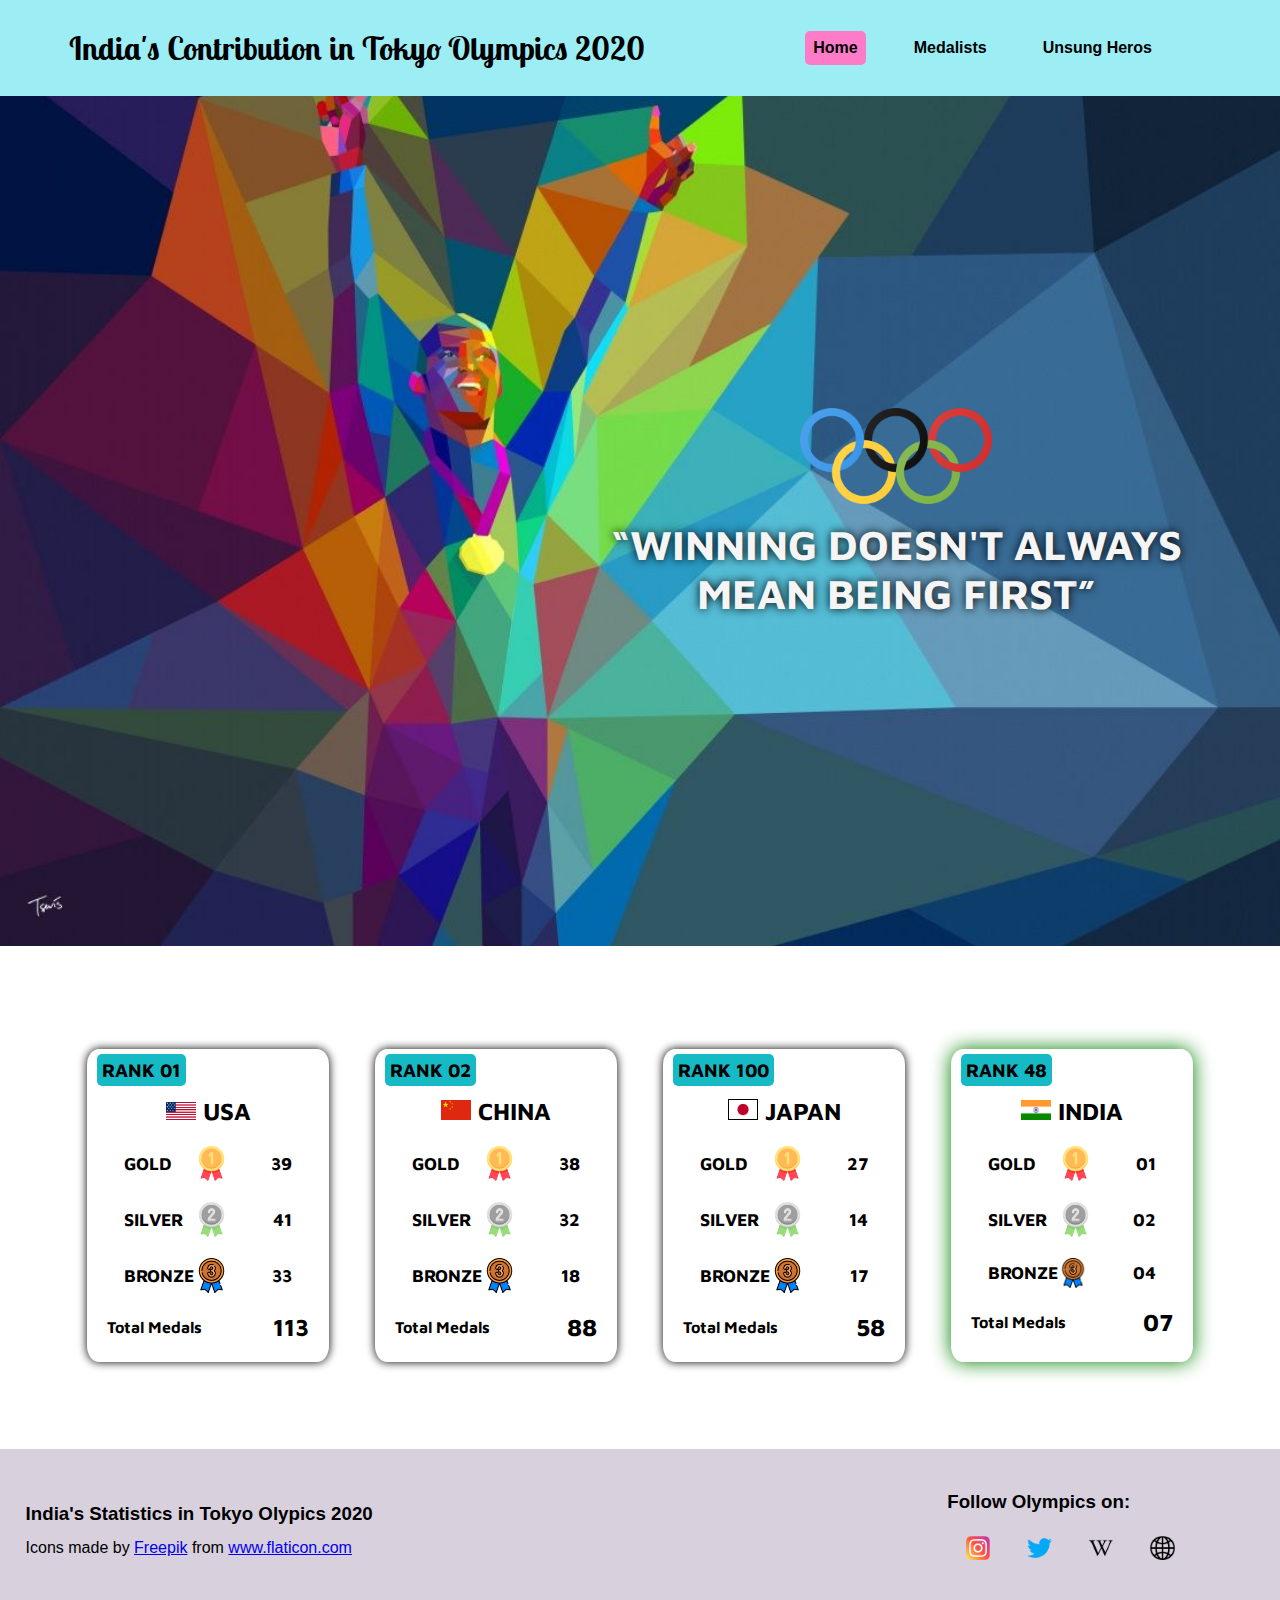
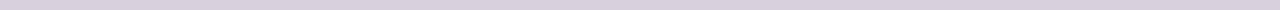
<file: index.html>
<!DOCTYPE html>
<html lang="en">
<head>
    <meta charset="UTF-8">
    <meta http-equiv="X-UA-Compatible" content="IE=edge">
    <meta name="viewport" content="width=device-width, initial-scale=1.0">
    <title>Home</title>
    <link rel="stylesheet" href="assets/css/style.css">
    <link rel="icon" href="assets/images/analytics.png">
    <!-- fonts -->
    <link rel="preconnect" href="https://fonts.googleapis.com">
    <link rel="preconnect" href="https://fonts.gstatic.com" crossorigin>
    <link href="https://fonts.googleapis.com/css2?family=Lobster+Two&family=Sacramento&display=swap" rel="stylesheet">
    <link rel="stylesheet" href="https://cdnjs.cloudflare.com/ajax/libs/font-awesome/4.7.0/css/font-awesome.min.css">
    
    <link rel="preconnect" href="https://fonts.googleapis.com">
    <link rel="preconnect" href="https://fonts.gstatic.com" crossorigin>
    <link href="https://fonts.googleapis.com/css2?family=Maven+Pro:wght@600&display=swap" rel="stylesheet">
</head>
<body>
    <header>
        
        <nav id="navbar">
            <input type="checkbox" id="check">
        <label for="check" class="checkbtn">
            <i class="fa fa-bars" aria-hidden="true"></i>
        </label>
            <h2>India's Contribution in Tokyo Olympics 2020</h2>
            <ul>
                <li class="active"><a href="index.html">Home</a></li>
                <li><a href="assets/medalist.html">Medalists</a></li>
                <li><a href="assets/unsungheros.html">Unsung Heros</a></li>

            </ul>
        </nav>
    </header>
    <div class="main">
        <div class="jumbotron">
            <div class="img-h1">
                <img src="assets/images/olympics.png" alt="Olympics Logo">
                <h1><q>Winning doesn't always mean being first</q></h1>
                
            </div>
        </div>
        <div class="ov-cards">
            
            <div class="ocard">
                <h3>RANK 01</h3>
                <h2><span><img src="assets/images/us-flag.jpg" alt="US" width="30"></span> USA</h2>
                <div class="tally-wrapper">
                    <div class="itally">
                        <div class="imtally">
                            <p>GOLD</p>
                            <img src="assets/images/gold.png" alt="gold" width="35">
                        </div>
                        <h3>39</h3>
                    </div>
                    <div class="itally">
                        <div class="imtally">
                            <p>SILVER</p>
                            <img src="assets/images/silver.png" alt="silver" width="35">
                        </div>
                        <h3>41</h3>
                    </div>
                    <div class="itally">
                        <div class="imtally">
                            <p>BRONZE</p>
                            <img src="assets/images/bronze.png" alt="bronze" width="35">
                        </div>
                        <h3>33</h3>
                    </div>
                </div>
                <div class="totm">
                    <h4>Total Medals</h4>
                    <h4>113</h4>
                </div>
            </div>

            <div class="ocard">
                <h3>RANK 02</h3>
                <h2><span><img src="assets/images/china-flag.jpg" alt="Chine" width="30"></span> CHINA</h2>
                <div class="tally-wrapper">
                    <div class="itally">
                        <div class="imtally">
                            <p>GOLD</p>
                            <img src="assets/images/gold.png" alt="gold" width="35">
                        </div>
                        <h3>38</h3>
                    </div>
                    <div class="itally">
                        <div class="imtally">
                            <p>SILVER</p>
                            <img src="assets/images/silver.png" alt="silver" width="35">
                        </div>
                        <h3>32</h3>
                    </div>
                    <div class="itally">
                        <div class="imtally">
                            <p>BRONZE</p>
                            <img src="assets/images/bronze.png" alt="bronze" width="35">
                        </div>
                        <h3>18</h3>
                    </div>
                </div>
                <div class="totm">
                    <h4>Total Medals</h4>
                    <h4>88</h4>
                </div>
            </div>

            <div class="ocard">
                <h3>RANK 100</h3>
                <h2><span><img src="assets/images/japan-flag.png" alt="JAPAN" width="30" style="border: 1px solid black;"></span> JAPAN</h2>
                <div class="tally-wrapper">
                    <div class="itally">
                        <div class="imtally">
                            <p>GOLD</p>
                            <img src="assets/images/gold.png" alt="gold" width="35">
                        </div>
                        <h3>27</h3>
                    </div>
                    <div class="itally">
                        <div class="imtally">
                            <p>SILVER</p>
                            <img src="assets/images/silver.png" alt="silver" width="35">
                        </div>
                        <h3>14</h3>
                    </div>
                    <div class="itally">
                        <div class="imtally">
                            <p>BRONZE</p>
                            <img src="assets/images/bronze.png" alt="bronze" width="35">
                        </div>
                        <h3>17</h3>
                    </div>
                </div>
                <div class="totm">
                    <h4>Total Medals</h4>
                    <h4>58</h4>
                </div>
            </div>

            <div class="ocard">
                <h3>RANK 48</h3>
                <h2><span><img src="assets/images/india-flag.png" alt="INDIA" width="30"></span> INDIA</h2>
                <div class="tally-wrapper">
                    <div class="itally">
                        <div class="imtally">
                            <p>GOLD</p>
                            <img src="assets/images/gold.png" alt="gold" width="35">
                        </div>
                        <h3>01</h3>
                    </div>
                    <div class="itally">
                        <div class="imtally">
                            <p>SILVER</p>
                            <img src="assets/images/silver.png" alt="silver" width="35">
                        </div>
                        <h3>02</h3>
                    </div>
                    <div class="itally">
                        <div class="imtally">
                            <p>BRONZE</p>
                            <img src="assets/images/bronze.png" alt="bronze" width="30">
                        </div>
                        <h3>04</h3>
                    </div>
                </div>
                <div class="totm">
                    <h4>Total Medals</h4>
                    <h4>07</h4>
                </div>
            </div>

        </div>
        <footer class="footer">
            <div class="meta-info">
            <h3>India's Statistics in Tokyo Olypics 2020</h3>
            <div>Icons made by <a href="https://www.freepik.com" title="Freepik">Freepik</a> from <a href="https://www.flaticon.com/" title="Flaticon">www.flaticon.com</a></div>
            </div>
            <div class="o-srcs">
                <h3>Follow Olympics on:</h3>
                <div class="s-logo">
                <a href="https://www.instagram.com/olympics/?hl=en" target="_blank"><img src="assets/images/instagram.png" alt="insta-logo"></a>
                <a href="https://twitter.com/Olympics?ref_src=twsrc%5Egoogle%7Ctwcamp%5Eserp%7Ctwgr%5Eauthor" target="_blank"><img src="assets/images/twitter.png" alt="twitter-logo"></a>
                <a href="https://en.wikipedia.org/wiki/Olympic_Games" target="_blank"><img src="assets/images/wikipedia-logo.png" alt="wiki-logo" width="40"></a>
                <a href="https://olympics.com/" target="_blank"><img src="assets/images/globe.png" alt="olym-logo"></a>
                </div>
            </div>
            
        </footer>
    </div>
</body>
</html>
</file>
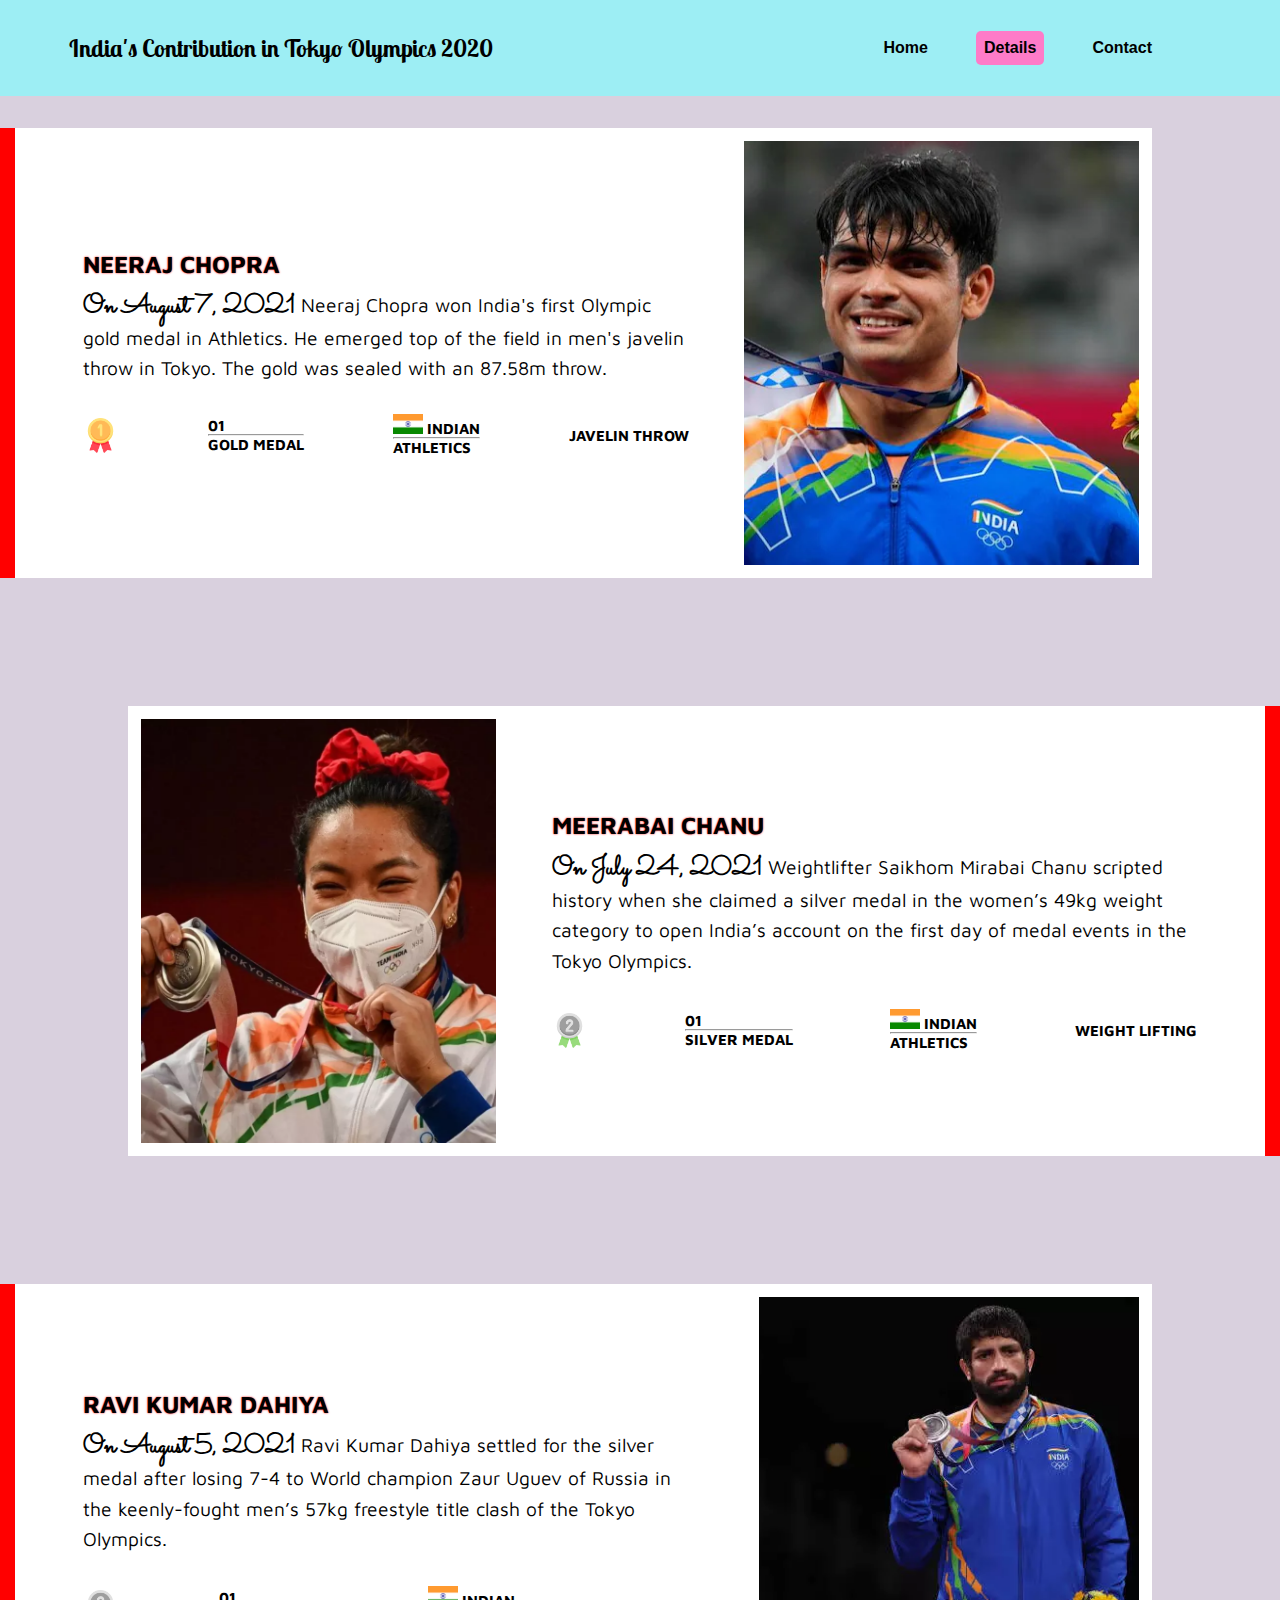
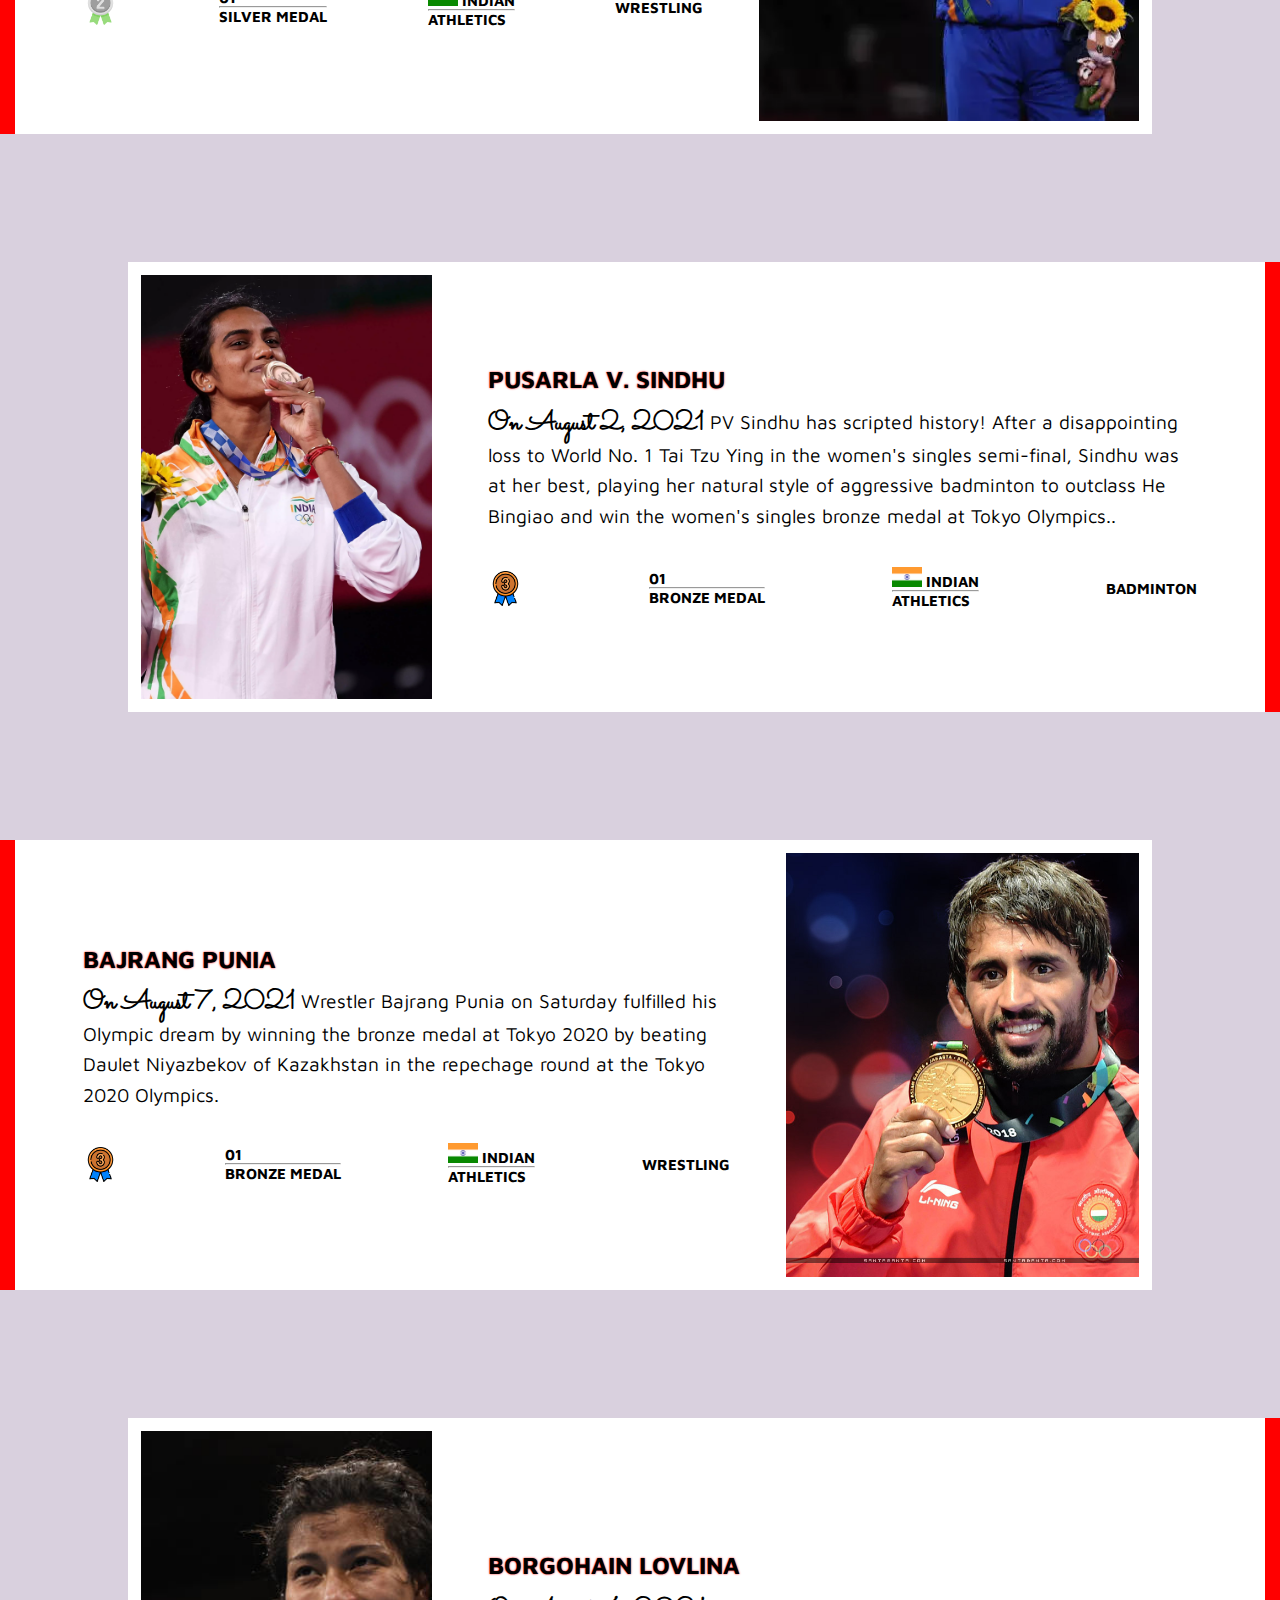
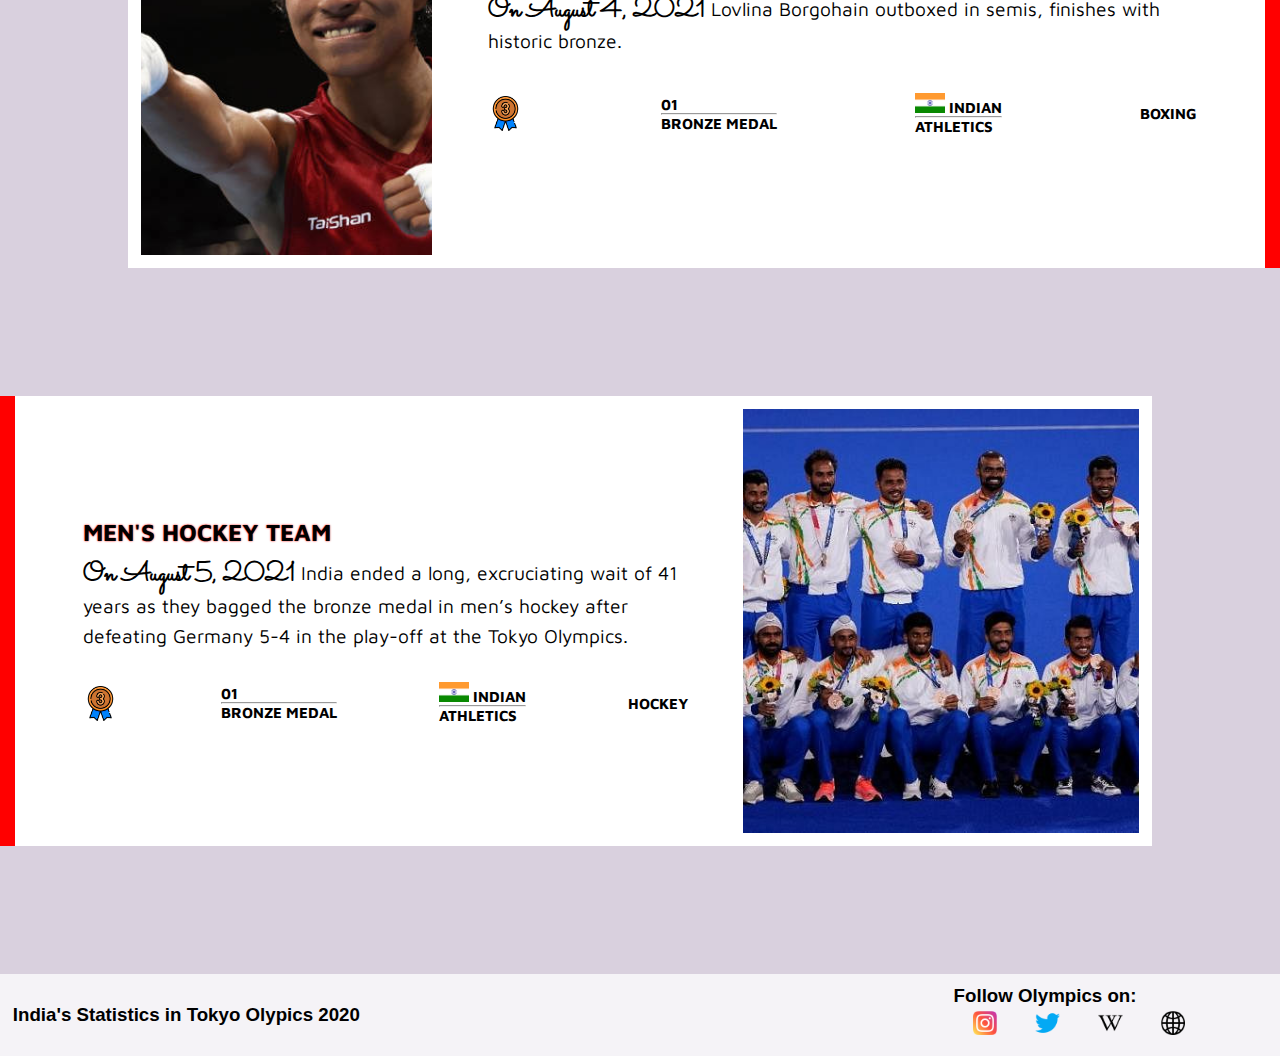
<file: assets/details.html>
<!DOCTYPE html>
<html lang="en">
<head>
    <meta charset="UTF-8">
    <meta http-equiv="X-UA-Compatible" content="IE=edge">
    <meta name="viewport" content="width=device-width, initial-scale=1.0">
    <title>Details</title>
    
    <link rel="stylesheet" href="css/style.css">
    <link rel="stylesheet" href="css/details.css">
    
    <!-- fonts -->
    <link rel="preconnect" href="https://fonts.googleapis.com">
    <link rel="preconnect" href="https://fonts.gstatic.com" crossorigin>
    <link href="https://fonts.googleapis.com/css2?family=Lobster+Two&family=Sacramento&display=swap" rel="stylesheet">
    <link rel="stylesheet" href="https://cdnjs.cloudflare.com/ajax/libs/font-awesome/4.7.0/css/font-awesome.min.css">
    <link rel="preconnect" href="https://fonts.googleapis.com">
    <link rel="preconnect" href="https://fonts.gstatic.com" crossorigin>
    <link href="https://fonts.googleapis.com/css2?family=Maven+Pro:wght@600&display=swap" rel="stylesheet">
</head>
<body>
    <div>
    <header>
        
        <nav id="navbar">
            <input type="checkbox" id="check">
        <label for="check" class="checkbtn">
            <i class="fa fa-bars" aria-hidden="true"></i>
        </label>
            <h2>India's Contribution in Tokyo Olympics 2020</h2>
            <ul>
                <li><a href="../index.html">Home</a></li>
                <li class="active"><a href="assets/details.html">Details</a></li>
                <li><a href="contact.html">Contact</a></li>
            </ul>
        </nav>
    </header>
    </div>
    <div class="main-d">
        <div class="dcard-wrapper">
            <div class="dcard">
                <div class="dc-img">
                    <img src="images/neeraj.webp" alt="Neeraj Chopra">
                </div>
                <div class="dc-details">
                    <div class="dc-des">
                        <h2>NEERAJ CHOPRA</h2>
                        <p><span>On August 7, 2021</span> Neeraj Chopra won India's first Olympic gold medal in Athletics. He emerged top of the field in men's javelin throw in Tokyo. The gold was sealed with an 87.58m throw.</p>
                    </div>
                    <div class="dc-meds">
                       <img src="images/gold.png" alt="Gold" width="35">
                        <h3>01<hr> GOLD MEDAL</h3>
                        <h3><span><img src="images/india-flag.png" alt="India-flag" width="30"></span> INDIAN<hr> ATHLETICS</h3>
                        <h3>JAVELIN THROW</h3>
                    </div>
                    <div class="dc-sm-meds">
                        <img src="images/gold.png" alt="Gold" width="30">
                        <h3>01 GOLD MEDAL WINNER</h3>
                    </div>
                </div>
            </div>

            <div class="dcard">
                <div class="dc-img">
                    <img src="images/meerabai.webp" alt="Meerabai Chanu">
                </div>
                <div class="dc-details">
                    <div class="dc-des">
                        <h2>MEERABAI CHANU</h2>
                        <p><span>On July 24, 2021</span> Weightlifter Saikhom Mirabai Chanu scripted history when she claimed a silver medal in the women’s 49kg weight category to open India’s account on the first day of medal events in the Tokyo Olympics.</p>
                    </div>
                    <div class="dc-meds">
                       <img src="images/silver.png" alt="Silver" width="35">
                        <h3>01<hr> SILVER MEDAL</h3>
                        <h3><span><img src="images/india-flag.png" alt="India-flag" width="30"></span> INDIAN<hr> ATHLETICS</h3>
                        <h3>WEIGHT LIFTING</h3>
                    </div>
                    <div class="dc-sm-meds">
                        <img src="images/silver.png" alt="Silver" width="30">
                         <h3>01 SILVER MEDAL WINNER</h3>
                    </div>
                </div>
            </div>

            <div class="dcard">
                <div class="dc-img">
                    <img src="images/ravi kumar.webp" alt="Ravi Kumar Dahiy">
                </div>
                <div class="dc-details">
                    <div class="dc-des">
                        <h2>RAVI KUMAR DAHIYA</h2>
                        <p><span>On August 5, 2021</span> Ravi Kumar Dahiya settled for the silver medal after losing 7-4 to World champion Zaur Uguev of Russia in the keenly-fought men’s 57kg freestyle title clash of the Tokyo Olympics.</p>
                    </div>
                    <div class="dc-meds">
                       <img src="images/silver.png" alt="silver" width="35">
                        <h3>01<hr> SILVER MEDAL</h3>
                        <h3><span><img src="images/india-flag.png" alt="India-flag" width="30"></span> INDIAN<hr> ATHLETICS</h3>
                        <h3>WRESTLING</h3>
                        
                    </div>
                    <div class="dc-sm-meds">
                        <img src="images/silver.png" alt="silver" width="30">
                        <h3>01 SILVER MEDAL WINNER</h3>
                    </div>
                </div>
            </div>

            <div class="dcard">
                <div class="dc-img">
                    <img src="images/pvsindhu.webp" alt="P V Sindhu">
                </div>
                <div class="dc-details">
                    <div class="dc-des">
                        <h2>PUSARLA V. SINDHU</h2>
                        <p><span>On August 2, 2021</span> PV Sindhu has scripted history! After a disappointing loss to World No. 1 Tai Tzu Ying in the women's singles semi-final, Sindhu was at her best, playing her natural style of aggressive badminton to outclass He Bingiao and win the women's singles bronze medal at Tokyo Olympics..</p>
                    </div>
                    <div class="dc-meds">
                       <img src="images/bronze.png" alt="bronze" width="35">
                        <h3>01<hr> BRONZE MEDAL</h3>
                        <h3><span><img src="images/india-flag.png" alt="India-flag" width="30"></span> INDIAN<hr> ATHLETICS</h3>
                        <h3>BADMINTON</h3>
                        
                    </div>
                    <div class="dc-sm-meds">
                        <img src="images/bronze.png" alt="bronze" width="35">
                        <h3>01 BRONZE MEDAL WINNER</h3>
                    </div>
                </div>
            </div>

            <div class="dcard">
                <div class="dc-img">
                    <img src="images/bajrang.jpg" alt="Bajrang Punia">
                </div>
                <div class="dc-details">
                    <div class="dc-des">
                        <h2>BAJRANG PUNIA</h2>
                        <p><span>On August 7, 2021</span> Wrestler Bajrang Punia on Saturday fulfilled his Olympic dream by winning the bronze medal at Tokyo 2020 by beating Daulet Niyazbekov of Kazakhstan in the repechage round at the Tokyo 2020 Olympics.</p>
                    </div>
                    <div class="dc-meds">
                       <img src="images/bronze.png" alt="bronze" width="35">
                        <h3>01<hr> BRONZE MEDAL</h3>
                        <h3><span><img src="images/india-flag.png" alt="India-flag" width="30"></span> INDIAN<hr> ATHLETICS</h3>
                        <h3>WRESTLING</h3>
                        
                    </div>
                    <div class="dc-sm-meds">
                        <img src="images/bronze.png" alt="bronze" width="35">
                        <h3>01 BRONZE MEDAL WINNER</h3>
                    </div>
                </div>
            </div>

            <div class="dcard">
                <div class="dc-img">
                    <img src="images/lovlina.jpg" alt="Lovlina">
                </div>
                <div class="dc-details">
                    <div class="dc-des">
                        <h2>BORGOHAIN LOVLINA</h2>
                        <p><span>On August 4, 2021</span> Lovlina Borgohain outboxed in semis, finishes with historic bronze.</p>
                    </div>
                    <div class="dc-meds">
                       <img src="images/bronze.png" alt="bronze" width="35">
                        <h3>01<hr> BRONZE MEDAL</h3>
                        <h3><span><img src="images/india-flag.png" alt="India-flag" width="30"></span> INDIAN<hr> ATHLETICS</h3>
                        <h3>BOXING</h3>
                        
                    </div>
                    <div class="dc-sm-meds">
                        <img src="images/bronze.png" alt="bronze" width="35">
                        <h3>01 BRONZE MEDAL WINNER</h3>
                    </div>
                </div>
            </div>

            <div class="dcard">
                <div class="dc-img">
                    <img src="images/hockeyteam.jpg" alt="men's hockey team">
                </div>
                <div class="dc-details">
                    <div class="dc-des">
                        <h2>MEN'S HOCKEY TEAM</h2>
                        <p><span>On August 5, 2021</span> India ended a long, excruciating wait of 41 years as they bagged the bronze medal in men’s hockey after defeating Germany 5-4 in the play-off at the Tokyo Olympics.</p>
                    </div>
                    <div class="dc-meds">
                       <img src="images/bronze.png" alt="bronze" width="35">
                        <h3>01<hr> BRONZE MEDAL</h3>
                        <h3><span><img src="images/india-flag.png" alt="India-flag" width="30"></span> INDIAN<hr> ATHLETICS</h3>
                        <h3>HOCKEY</h3>
                        
                    </div>
                    <div class="dc-sm-meds">
                        <img src="images/bronze.png" alt="bronze" width="35">
                        <h3>01 BRONZE MEDAL WINNERS</h3>
                    </div>
                </div>
            </div>
        </div>
        <footer class="footer">
            <div class="meta-info">
            <h3>India's Statistics in Tokyo Olypics 2020</h3>
            
            </div>
            <div class="o-srcs">
                <h3>Follow Olympics on:</h3>
                <div class="s-logo">
                <a href="https://www.instagram.com/olympics/?hl=en" target="_blank"><img src="images/instagram.png" alt="insta-logo"></a>
                <a href="https://twitter.com/Olympics?ref_src=twsrc%5Egoogle%7Ctwcamp%5Eserp%7Ctwgr%5Eauthor" target="_blank"><img src="images/twitter.png" alt="twitter-logo"></a>
                <a href="https://en.wikipedia.org/wiki/Olympic_Games" target="_blank"><img src="images/wikipedia-logo.png" alt="wiki-logo" width="40"></a>
                <a href="https://olympics.com/" target="_blank"><img src="images/globe.png" alt="olym-logo"></a>
                </div>
            </div>
            
        </footer>
    </div>
    
</body>
</file>
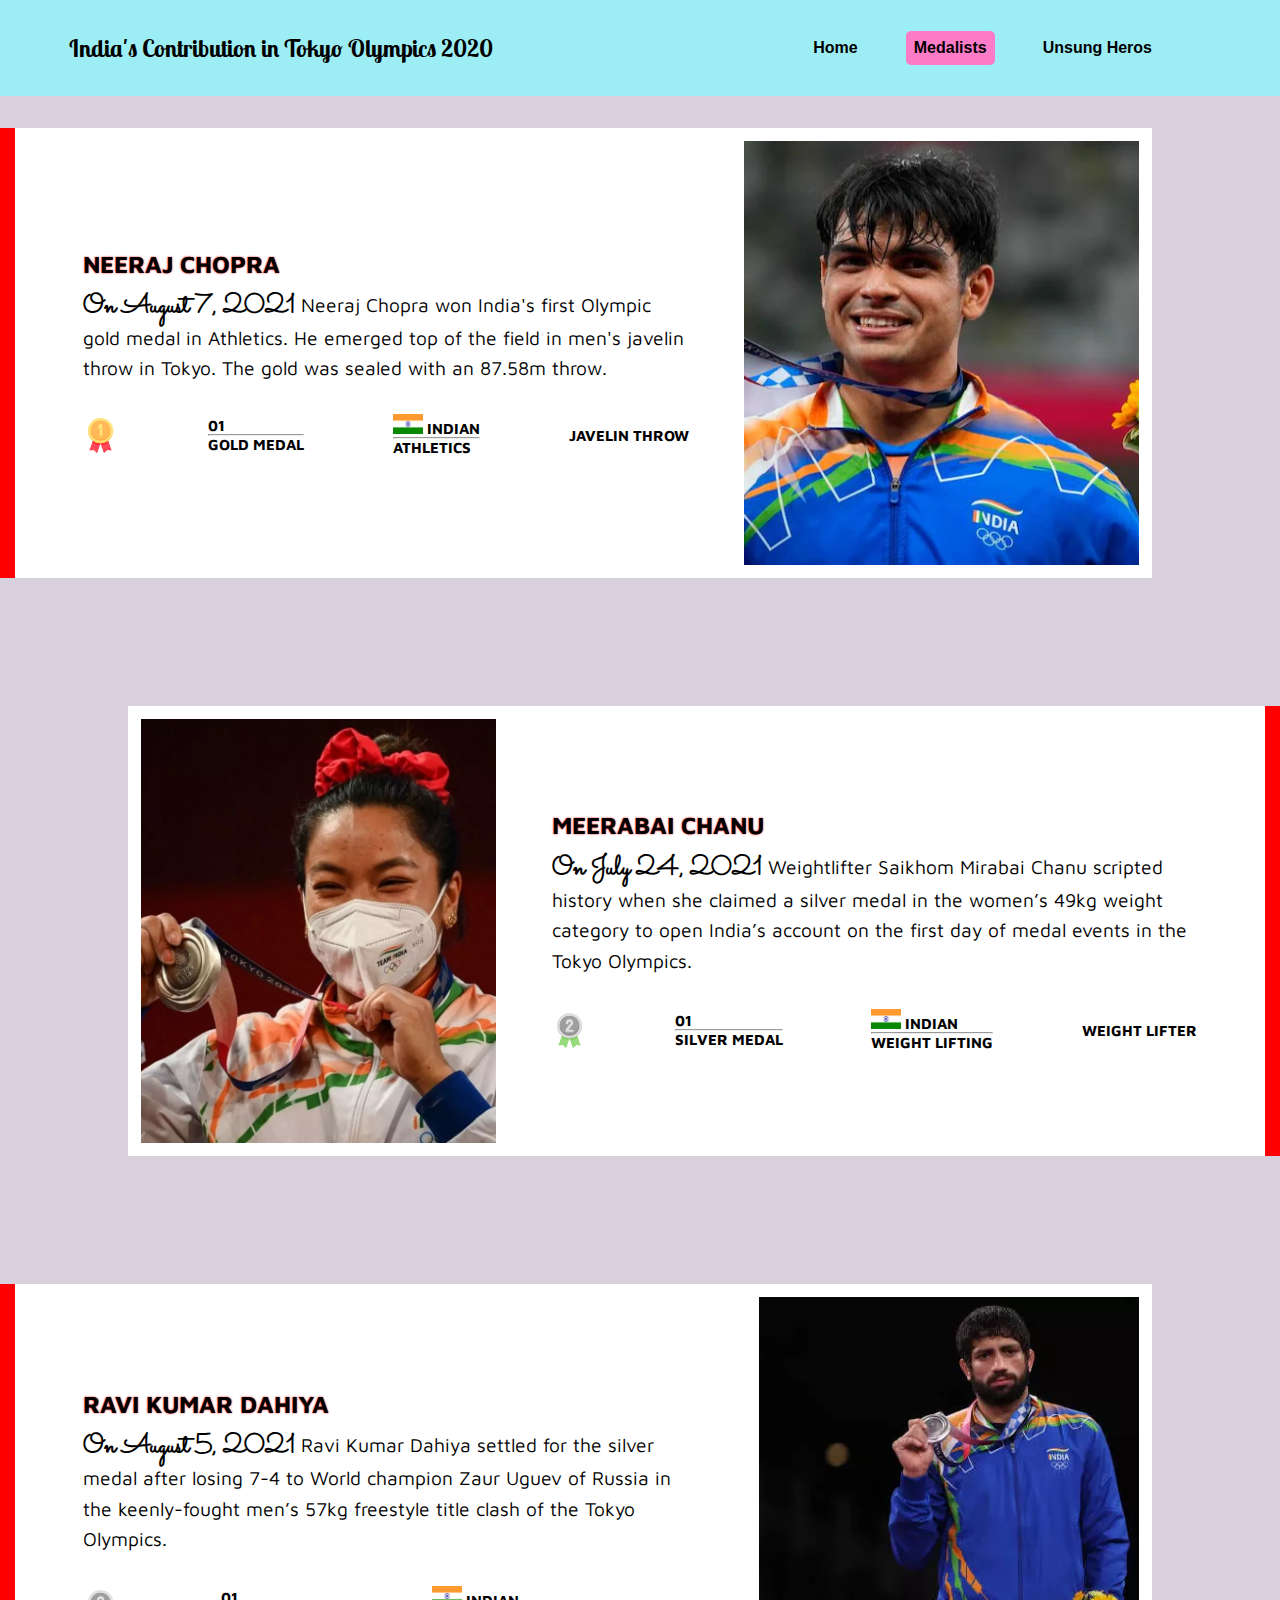
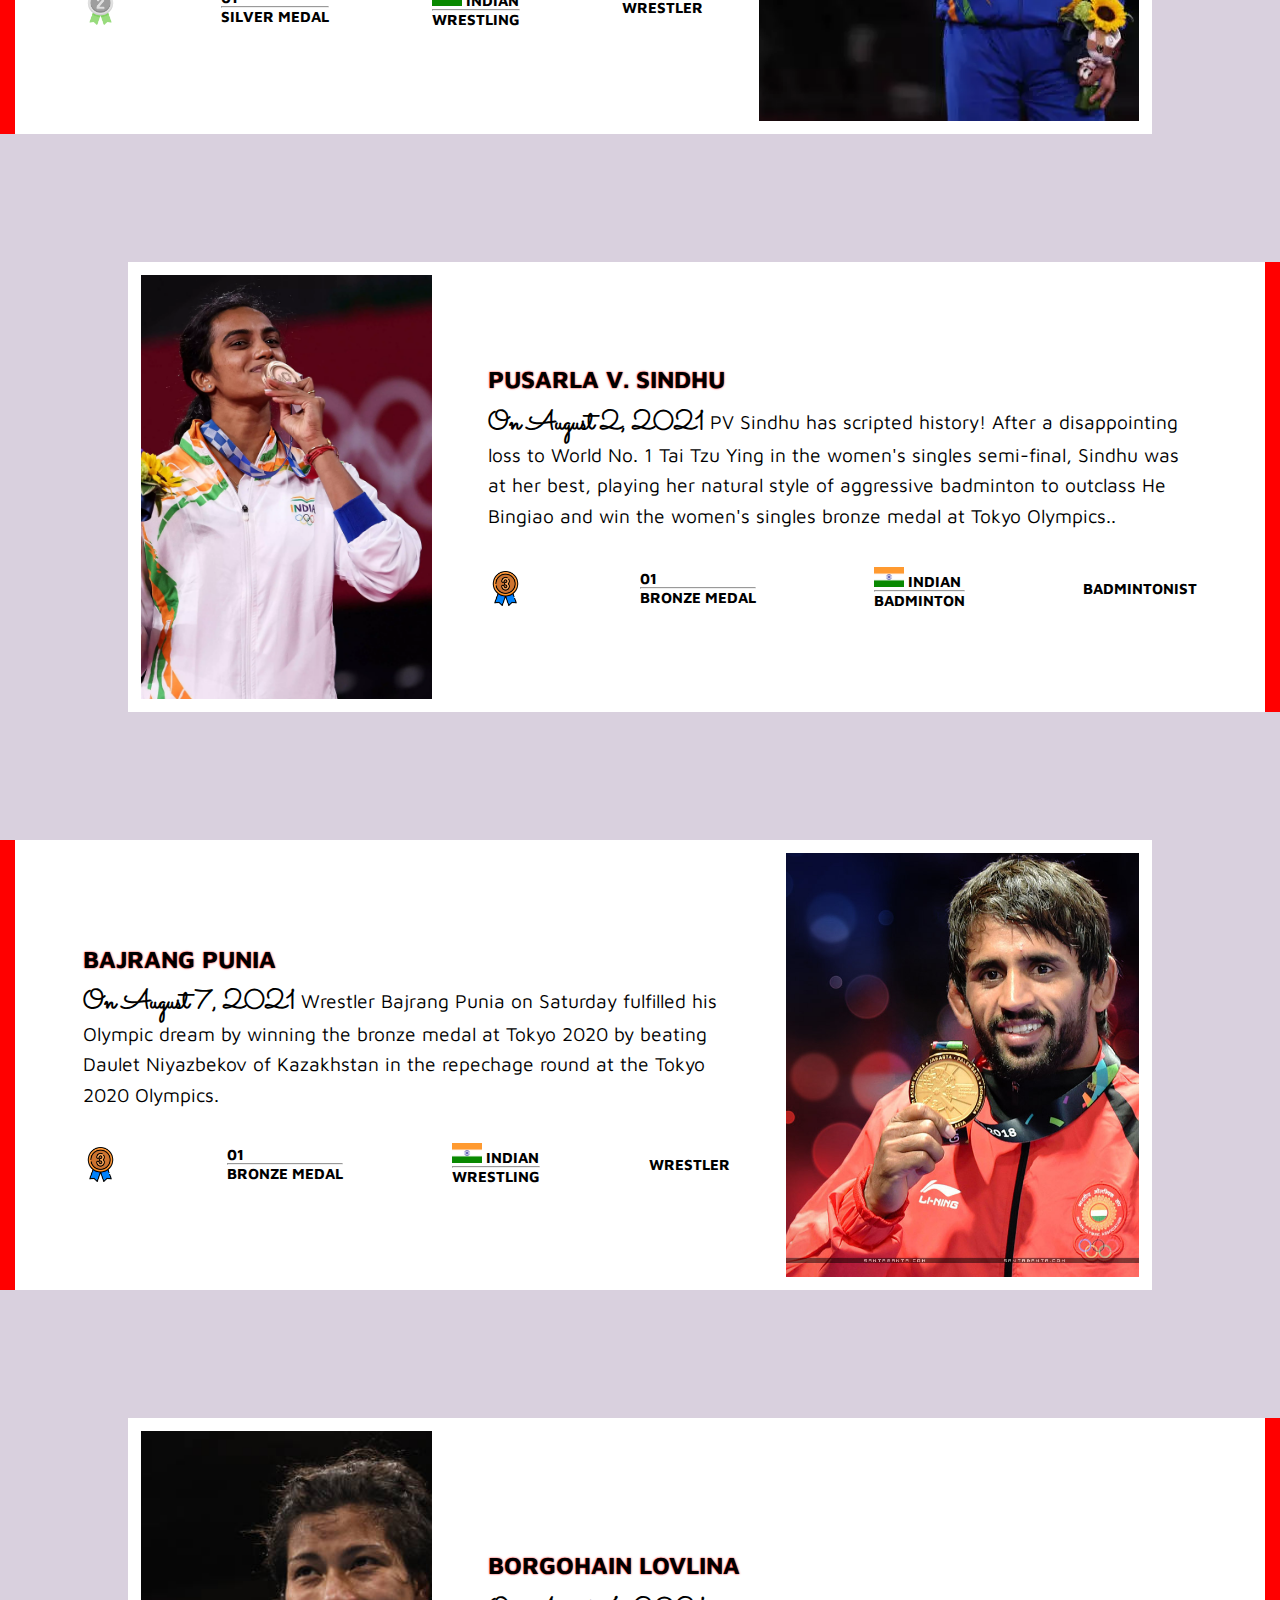
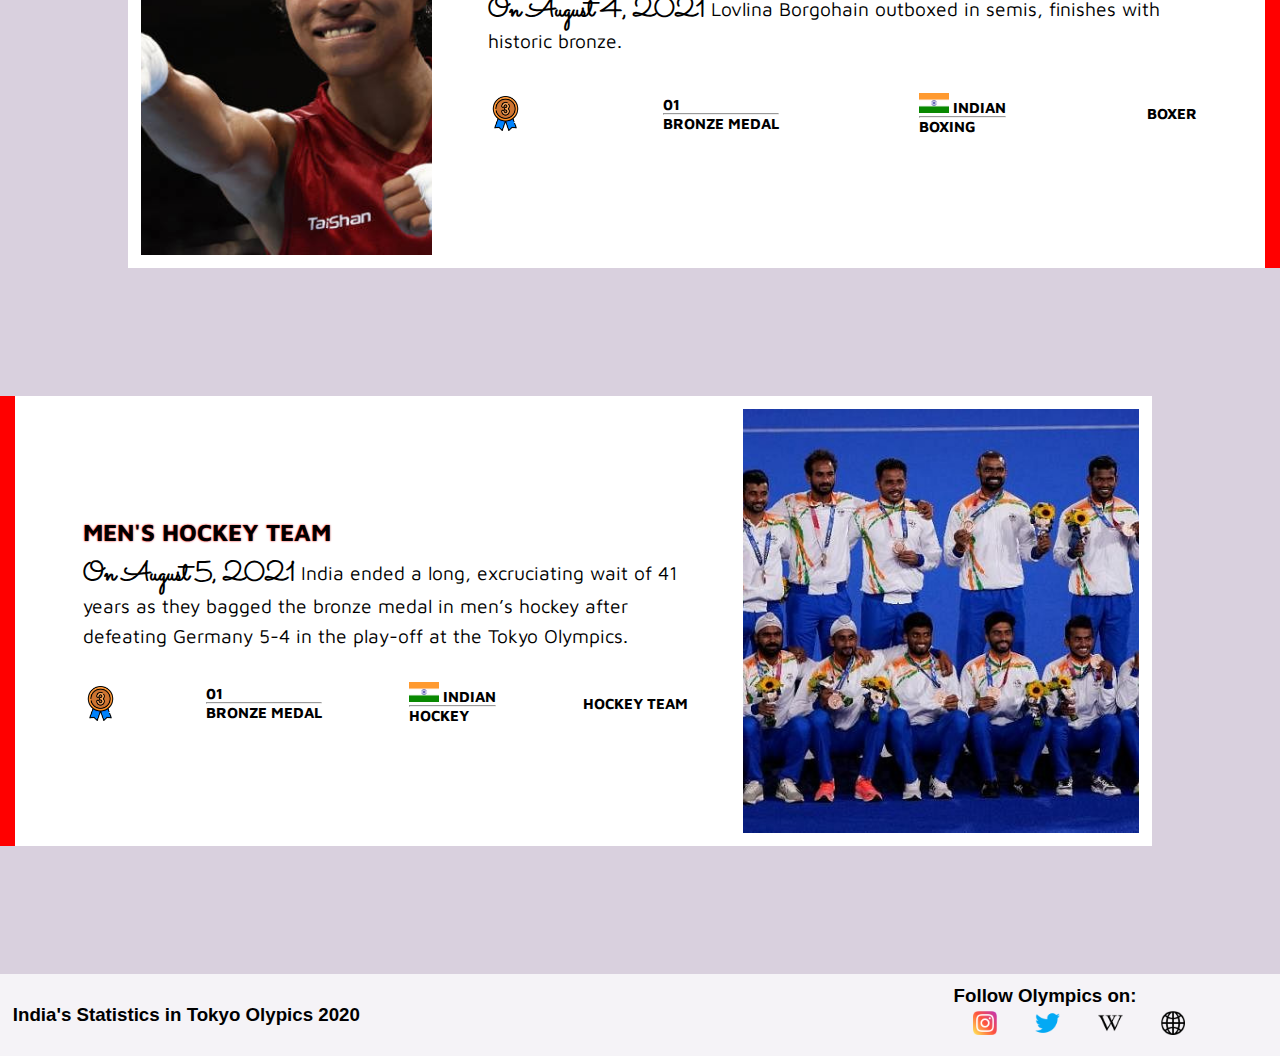
<file: assets/medalist.html>
<!DOCTYPE html>
<html lang="en">
<head>
    <meta charset="UTF-8">
    <meta http-equiv="X-UA-Compatible" content="IE=edge">
    <meta name="viewport" content="width=device-width, initial-scale=1.0">
    <title>Medalists</title>
    
    <link rel="stylesheet" href="css/style.css">
    <link rel="stylesheet" href="css/medalist.css">
    
    <!-- fonts -->
    <link rel="preconnect" href="https://fonts.googleapis.com">
    <link rel="preconnect" href="https://fonts.gstatic.com" crossorigin>
    <link href="https://fonts.googleapis.com/css2?family=Lobster+Two&family=Sacramento&display=swap" rel="stylesheet">
    <link rel="stylesheet" href="https://cdnjs.cloudflare.com/ajax/libs/font-awesome/4.7.0/css/font-awesome.min.css">
    <link rel="preconnect" href="https://fonts.googleapis.com">
    <link rel="preconnect" href="https://fonts.gstatic.com" crossorigin>
    <link href="https://fonts.googleapis.com/css2?family=Maven+Pro:wght@600&display=swap" rel="stylesheet">
</head>
<body>
    <div>
    <header>
        
        <nav id="navbar">
            <input type="checkbox" id="check">
        <label for="check" class="checkbtn">
            <i class="fa fa-bars" aria-hidden="true"></i>
        </label>
            <h2>India's Contribution in Tokyo Olympics 2020</h2>
            <ul>
                <li><a href="../index.html">Home</a></li>
                <li class="active"><a href="medalist.html">Medalists</a></li>
                <li><a href="unsungheros.html">Unsung Heros</a></li>
            </ul>
        </nav>
    </header>
    </div>
    <div class="main-d">
        <div class="dcard-wrapper">
            <div class="dcard">
                <div class="dc-img">
                    <img src="images/neeraj.webp" alt="Neeraj Chopra">
                </div>
                <div class="dc-details">
                    <div class="dc-des">
                        <h2>NEERAJ CHOPRA</h2>
                        <p><span>On August 7, 2021</span> Neeraj Chopra won India's first Olympic gold medal in Athletics. He emerged top of the field in men's javelin throw in Tokyo. The gold was sealed with an 87.58m throw.</p>
                    </div>
                    <div class="dc-meds">
                       <img src="images/gold.png" alt="Gold" width="35">
                        <h3>01<hr> GOLD MEDAL</h3>
                        <h3><span><img src="images/india-flag.png" alt="India-flag" width="30"></span> INDIAN<hr> ATHLETICS</h3>
                        <h3>JAVELIN THROW</h3>
                    </div>
                    <div class="dc-sm-meds">
                        <img src="images/gold.png" alt="Gold" width="30">
                        <h3>01 GOLD MEDAL WINNER</h3>
                    </div>
                </div>
            </div>

            <div class="dcard">
                <div class="dc-img">
                    <img src="images/meerabai.webp" alt="Meerabai Chanu">
                </div>
                <div class="dc-details">
                    <div class="dc-des">
                        <h2>MEERABAI CHANU</h2>
                        <p><span>On July 24, 2021</span> Weightlifter Saikhom Mirabai Chanu scripted history when she claimed a silver medal in the women’s 49kg weight category to open India’s account on the first day of medal events in the Tokyo Olympics.</p>
                    </div>
                    <div class="dc-meds">
                       <img src="images/silver.png" alt="Silver" width="35">
                        <h3>01<hr> SILVER MEDAL</h3>
                        <h3><span><img src="images/india-flag.png" alt="India-flag" width="30"></span> INDIAN<hr> WEIGHT LIFTING</h3>
                        <h3>WEIGHT LIFTER</h3>
                    </div>
                    <div class="dc-sm-meds">
                        <img src="images/silver.png" alt="Silver" width="30">
                         <h3>01 SILVER MEDAL WINNER</h3>
                    </div>
                </div>
            </div>

            <div class="dcard">
                <div class="dc-img">
                    <img src="images/ravi kumar.webp" alt="Ravi Kumar Dahiy">
                </div>
                <div class="dc-details">
                    <div class="dc-des">
                        <h2>RAVI KUMAR DAHIYA</h2>
                        <p><span>On August 5, 2021</span> Ravi Kumar Dahiya settled for the silver medal after losing 7-4 to World champion Zaur Uguev of Russia in the keenly-fought men’s 57kg freestyle title clash of the Tokyo Olympics.</p>
                    </div>
                    <div class="dc-meds">
                       <img src="images/silver.png" alt="silver" width="35">
                        <h3>01<hr> SILVER MEDAL</h3>
                        <h3><span><img src="images/india-flag.png" alt="India-flag" width="30"></span> INDIAN<hr> WRESTLING</h3>
                        <h3>WRESTLER</h3>
                        
                    </div>
                    <div class="dc-sm-meds">
                        <img src="images/silver.png" alt="silver" width="30">
                        <h3>01 SILVER MEDAL WINNER</h3>
                    </div>
                </div>
            </div>

            <div class="dcard">
                <div class="dc-img">
                    <img src="images/pvsindhu.webp" alt="P V Sindhu">
                </div>
                <div class="dc-details">
                    <div class="dc-des">
                        <h2>PUSARLA V. SINDHU</h2>
                        <p><span>On August 2, 2021</span> PV Sindhu has scripted history! After a disappointing loss to World No. 1 Tai Tzu Ying in the women's singles semi-final, Sindhu was at her best, playing her natural style of aggressive badminton to outclass He Bingiao and win the women's singles bronze medal at Tokyo Olympics..</p>
                    </div>
                    <div class="dc-meds">
                       <img src="images/bronze.png" alt="bronze" width="35">
                        <h3>01<hr> BRONZE MEDAL</h3>
                        <h3><span><img src="images/india-flag.png" alt="India-flag" width="30"></span> INDIAN<hr> BADMINTON</h3>
                        <h3>BADMINTONIST</h3>
                        
                    </div>
                    <div class="dc-sm-meds">
                        <img src="images/bronze.png" alt="bronze" width="35">
                        <h3>01 BRONZE MEDAL WINNER</h3>
                    </div>
                </div>
            </div>

            <div class="dcard">
                <div class="dc-img">
                    <img src="images/bajrang.jpg" alt="Bajrang Punia">
                </div>
                <div class="dc-details">
                    <div class="dc-des">
                        <h2>BAJRANG PUNIA</h2>
                        <p><span>On August 7, 2021</span> Wrestler Bajrang Punia on Saturday fulfilled his Olympic dream by winning the bronze medal at Tokyo 2020 by beating Daulet Niyazbekov of Kazakhstan in the repechage round at the Tokyo 2020 Olympics.</p>
                    </div>
                    <div class="dc-meds">
                       <img src="images/bronze.png" alt="bronze" width="35">
                        <h3>01<hr> BRONZE MEDAL</h3>
                        <h3><span><img src="images/india-flag.png" alt="India-flag" width="30"></span> INDIAN<hr> WRESTLING</h3>
                        <h3>WRESTLER</h3>
                        
                    </div>
                    <div class="dc-sm-meds">
                        <img src="images/bronze.png" alt="bronze" width="35">
                        <h3>01 BRONZE MEDAL WINNER</h3>
                    </div>
                </div>
            </div>

            <div class="dcard">
                <div class="dc-img">
                    <img src="images/lovlina.jpg" alt="Lovlina">
                </div>
                <div class="dc-details">
                    <div class="dc-des">
                        <h2>BORGOHAIN LOVLINA</h2>
                        <p><span>On August 4, 2021</span> Lovlina Borgohain outboxed in semis, finishes with historic bronze.</p>
                    </div>
                    <div class="dc-meds">
                       <img src="images/bronze.png" alt="bronze" width="35">
                        <h3>01<hr> BRONZE MEDAL</h3>
                        <h3><span><img src="images/india-flag.png" alt="India-flag" width="30"></span> INDIAN<hr> BOXING</h3>
                        <h3>BOXER</h3>
                        
                    </div>
                    <div class="dc-sm-meds">
                        <img src="images/bronze.png" alt="bronze" width="35">
                        <h3>01 BRONZE MEDAL WINNER</h3>
                    </div>
                </div>
            </div>

            <div class="dcard">
                <div class="dc-img">
                    <img src="images/hockeyteam.jpg" alt="men's hockey team">
                </div>
                <div class="dc-details">
                    <div class="dc-des">
                        <h2>MEN'S HOCKEY TEAM</h2>
                        <p><span>On August 5, 2021</span> India ended a long, excruciating wait of 41 years as they bagged the bronze medal in men’s hockey after defeating Germany 5-4 in the play-off at the Tokyo Olympics.</p>
                    </div>
                    <div class="dc-meds">
                       <img src="images/bronze.png" alt="bronze" width="35">
                        <h3>01<hr> BRONZE MEDAL</h3>
                        <h3><span><img src="images/india-flag.png" alt="India-flag" width="30"></span> INDIAN<hr> HOCKEY</h3>
                        <h3>HOCKEY TEAM</h3>
                        
                    </div>
                    <div class="dc-sm-meds">
                        <img src="images/bronze.png" alt="bronze" width="35">
                        <h3>01 BRONZE MEDAL WINNERS</h3>
                    </div>
                </div>
            </div>
        </div>
        <footer class="footer">
            <div class="meta-info">
            <h3>India's Statistics in Tokyo Olypics 2020</h3>
            
            </div>
            <div class="o-srcs">
                <h3>Follow Olympics on:</h3>
                <div class="s-logo">
                <a href="https://www.instagram.com/olympics/?hl=en" target="_blank"><img src="images/instagram.png" alt="insta-logo"></a>
                <a href="https://twitter.com/Olympics?ref_src=twsrc%5Egoogle%7Ctwcamp%5Eserp%7Ctwgr%5Eauthor" target="_blank"><img src="images/twitter.png" alt="twitter-logo"></a>
                <a href="https://en.wikipedia.org/wiki/Olympic_Games" target="_blank"><img src="images/wikipedia-logo.png" alt="wiki-logo" width="40"></a>
                <a href="https://olympics.com/" target="_blank"><img src="images/globe.png" alt="olym-logo"></a>
                </div>
            </div>
            
        </footer>
    </div>
    
</body>
</file>
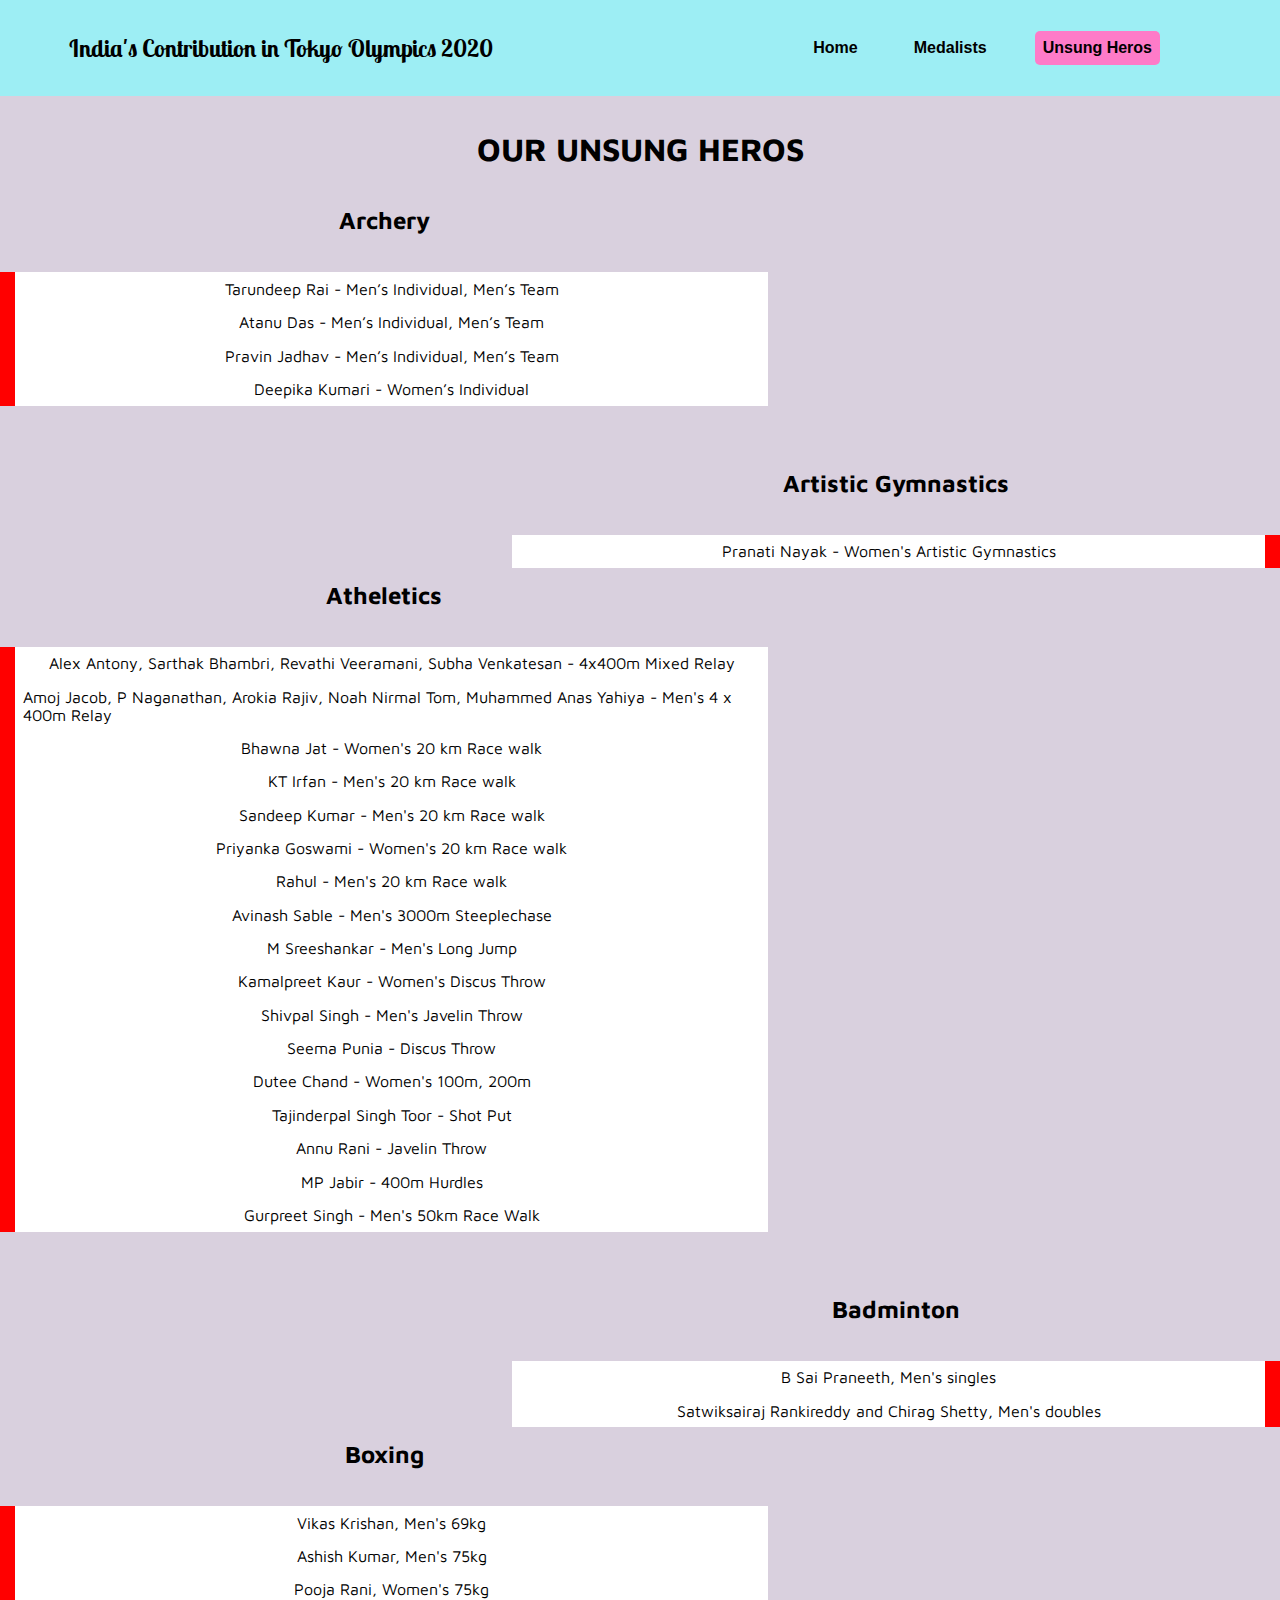
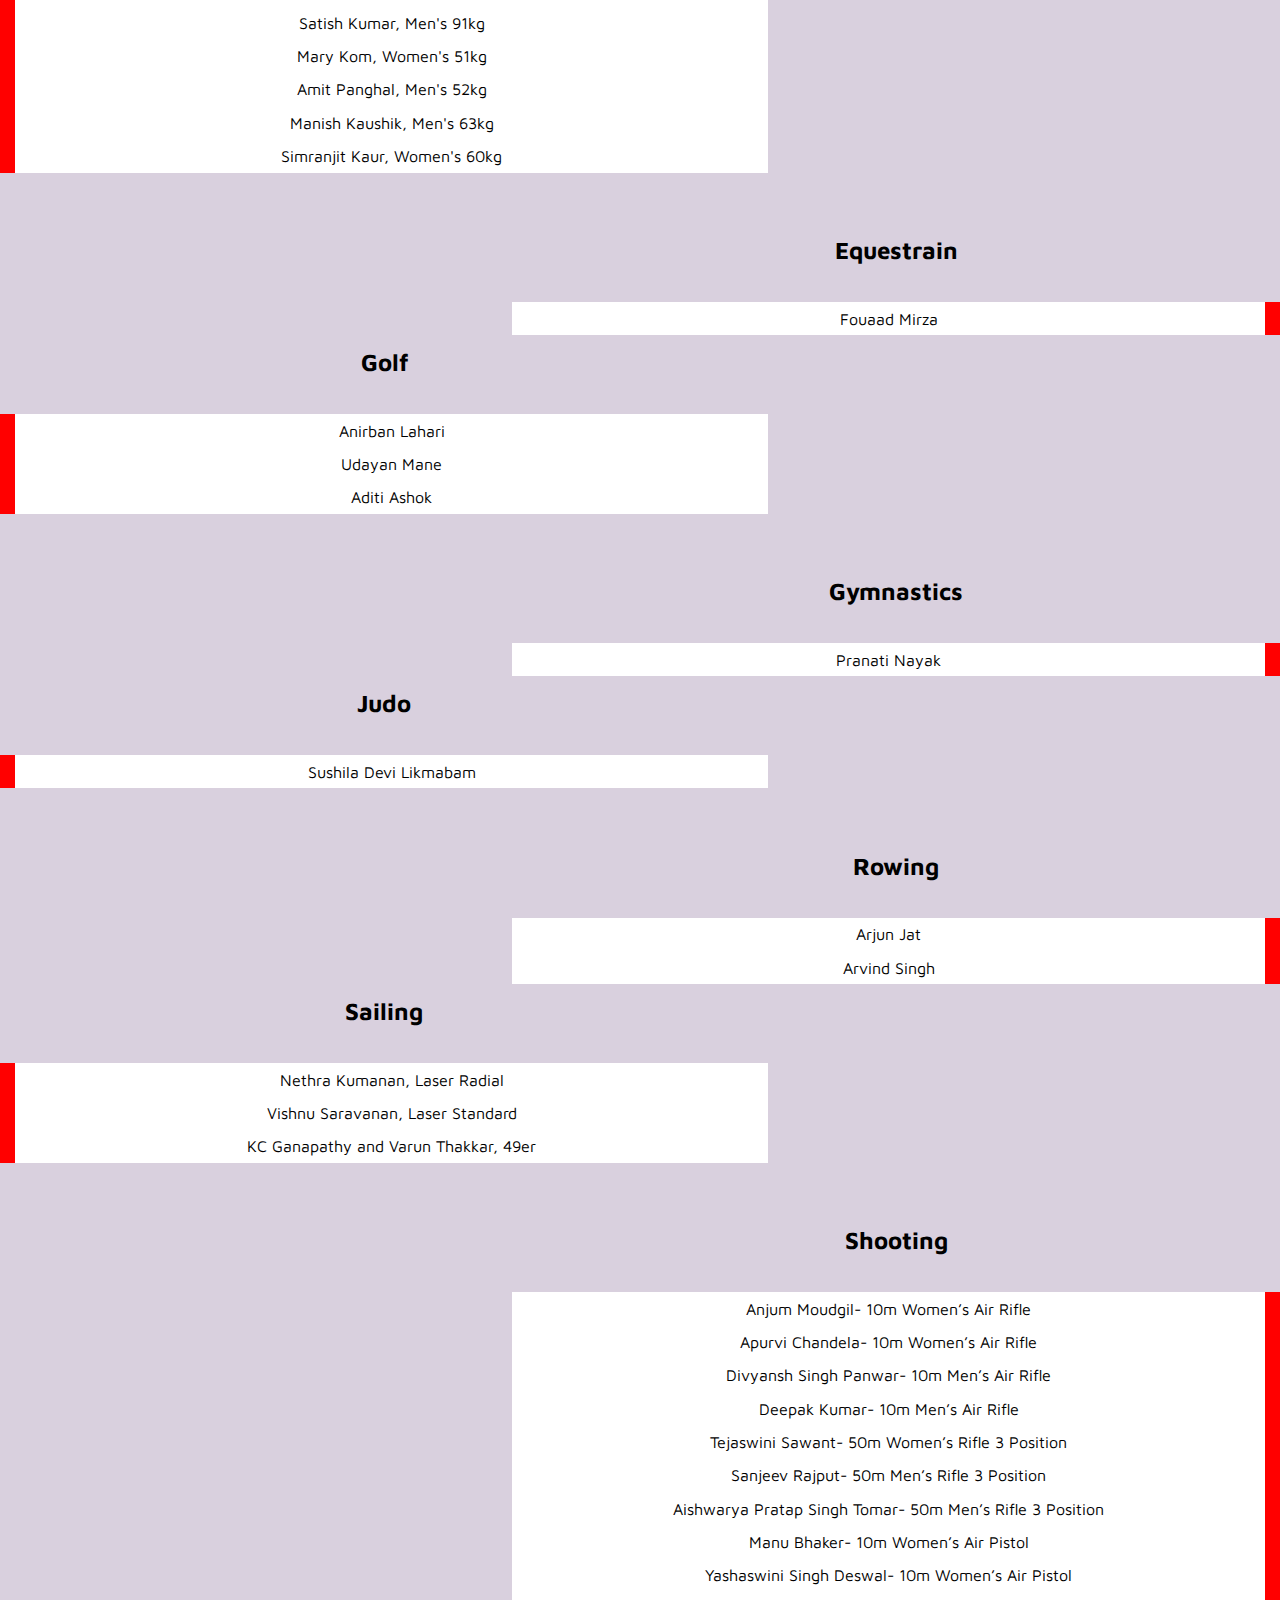
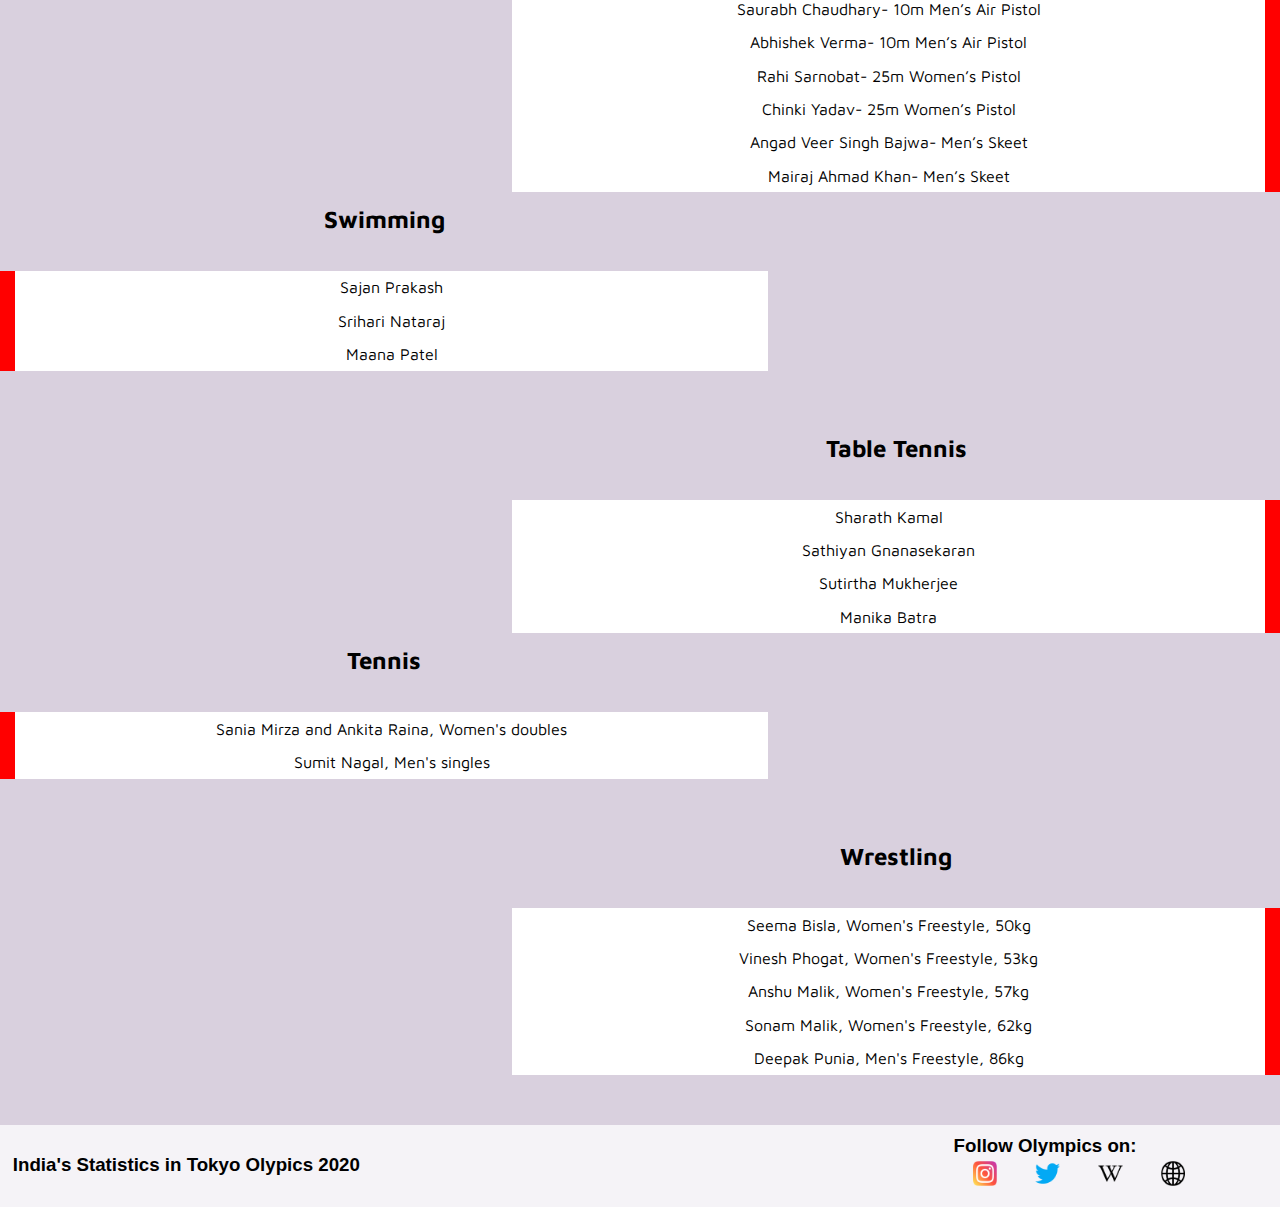
<file: assets/unsungheros.html>
<!DOCTYPE html>
<html lang="en">
<head>
    <meta charset="UTF-8">
    <meta http-equiv="X-UA-Compatible" content="IE=edge">
    <meta name="viewport" content="width=device-width, initial-scale=1.0">
    <title>UnsungHeros</title>
    <link rel="stylesheet" href="css/style.css">
    <link rel="stylesheet" href="css/medalist.css">
    <link rel="stylesheet" href="css/unsungheros.css">
    <!-- fonts -->
    <link rel="preconnect" href="https://fonts.googleapis.com">
    <link rel="preconnect" href="https://fonts.gstatic.com" crossorigin>
    <link href="https://fonts.googleapis.com/css2?family=Lobster+Two&family=Sacramento&display=swap" rel="stylesheet">
    <link rel="stylesheet" href="https://cdnjs.cloudflare.com/ajax/libs/font-awesome/4.7.0/css/font-awesome.min.css">
    <link rel="preconnect" href="https://fonts.googleapis.com">
    <link rel="preconnect" href="https://fonts.gstatic.com" crossorigin>
    <link href="https://fonts.googleapis.com/css2?family=Maven+Pro:wght@600&display=swap" rel="stylesheet">
</head>
<body>
    <header>
        
        <nav id="navbar">
            <input type="checkbox" id="check">
        <label for="check" class="checkbtn">
            <i class="fa fa-bars" aria-hidden="true"></i>
        </label>
            <h2>India's Contribution in Tokyo Olympics 2020</h2>
            <ul>
                <li><a href="../index.html">Home</a></li>
                <li><a href="medalist.html">Medalists</a></li>
                <li class="active"><a href="unsungheros.html">Unsung Heros</a></li>
            </ul>
        </nav>
    </header>
    <div class="main-c">
       <h1>OUR UNSUNG HEROS</h1>
       <div class="name-box-wrapper">
            <div class="name-box">
                <h2>Archery</h2>
                <div class="c-cards">
                    <div class="dcard">Tarundeep Rai - Men’s Individual, Men’s Team</div>
                    <div class="dcard">Atanu Das - Men’s Individual, Men’s Team</div>
                    <div class="dcard">Pravin Jadhav - Men’s Individual, Men’s Team</div>
                    <div class="dcard">Deepika Kumari - Women’s Individual</div>
                </div>
            </div>
            <div class="name-box">
                <h2>Artistic Gymnastics</h2>
                <div class="dcard">Pranati Nayak - Women's Artistic Gymnastics</div>
            </div>
            <div class="name-box">
                <h2>Atheletics</h2>
                <div class="dcard">Alex Antony, Sarthak Bhambri, Revathi Veeramani, Subha Venkatesan - 4x400m Mixed Relay</div>
                <div class="dcard">Amoj Jacob, P Naganathan, Arokia Rajiv, Noah Nirmal Tom, Muhammed Anas Yahiya - Men's 4 x 400m Relay</div>
                <div class="dcard">Bhawna Jat - Women's 20 km Race walk</div>
                <div class="dcard">KT Irfan - Men's 20 km Race walk</div>
                <div class="dcard">Sandeep Kumar - Men's 20 km Race walk</div>
                <div class="dcard">Priyanka Goswami - Women's 20 km Race walk</div>
                <div class="dcard">Rahul - Men's 20 km Race walk</div>
                <div class="dcard">Avinash Sable - Men's 3000m Steeplechase</div>
                <div class="dcard">M Sreeshankar - Men's Long Jump</div>
                <div class="dcard">Kamalpreet Kaur - Women's Discus Throw</div>
                <!-- <div class="dcard">Neeraj Chopra - Men's Javelin Throw</div> -->
                <div class="dcard">Shivpal Singh - Men's Javelin Throw</div>
                <div class="dcard">Seema Punia - Discus Throw

                </div>
                <div class="dcard">Dutee Chand - Women's 100m, 200m</div>
                <div class="dcard">Tajinderpal Singh Toor - Shot Put</div>
                <div class="dcard">Annu Rani - Javelin Throw

                </div>
                <div class="dcard">MP Jabir - 400m Hurdles</div>
                <div class="dcard">Gurpreet Singh - Men's 50km Race Walk</div>
            </div>
            <div class="name-box">
                <h2>Badminton</h2>
                <!-- <div class="dcard">PV Sindhu, Women's singles</div> -->
                <div class="dcard">B Sai Praneeth, Men's singles</div>
                <div class="dcard">Satwiksairaj Rankireddy and Chirag Shetty, Men's doubles</div>
            </div>
            <div class="name-box">
                <h2>Boxing</h2>
                <div class="dcard">Vikas Krishan, Men's 69kg</div>
                <!-- <div class="dcard">Lovlina Borgohain, Women's 69kg</div> -->
                <div class="dcard">Ashish Kumar, Men's 75kg</div>
                <div class="dcard">Pooja Rani, Women's 75kg</div>
                <div class="dcard">Satish Kumar, Men's 91kg</div>
                <div class="dcard">Mary Kom, Women's 51kg</div>
                <div class="dcard">Amit Panghal, Men's 52kg</div>
                <div class="dcard">Manish Kaushik, Men's 63kg</div>
                <div class="dcard">Simranjit Kaur, Women's 60kg</div>
            </div>
            <div class="name-box">
                <h2>Equestrain</h2>
                <div class="dcard">Fouaad Mirza</div>
            </div>
            <div class="name-box">
                <h2>Golf</h2>
                <div class="dcard">Anirban Lahari</div>
                <div class="dcard">Udayan Mane</div>
                <div class="dcard">Aditi Ashok</div>
            </div>
            <div class="name-box">
                <h2>Gymnastics</h2>
                <div class="dcard">Pranati Nayak</div>
            </div>
            <div class="name-box">
                <h2>Judo</h2>
                <div class="dcard">Sushila Devi Likmabam</div>
            </div>
            <div class="name-box">
                <h2>Rowing</h2>
                <div class="dcard">Arjun Jat</div>
                <div class="dcard">Arvind Singh</div>
            </div>
            <div class="name-box">
                <h2>Sailing</h2>
                <div class="dcard">Nethra Kumanan, Laser Radial</div>
                <div class="dcard">Vishnu Saravanan, Laser Standard</div>
                <div class="dcard">KC Ganapathy and Varun Thakkar, 49er</div>
            </div>
            <div class="name-box">
                <h2>Shooting</h2>
                <div class="dcard">Anjum Moudgil- 10m Women’s Air Rifle</div>
                <div class="dcard">Apurvi Chandela- 10m Women’s Air Rifle</div>
                <div class="dcard">Divyansh Singh Panwar- 10m Men’s Air Rifle</div>
                <div class="dcard">Deepak Kumar- 10m Men’s Air Rifle</div>
                <div class="dcard">Tejaswini Sawant- 50m Women’s Rifle 3 Position</div>
                <div class="dcard">Sanjeev Rajput- 50m Men’s Rifle 3 Position</div>
                <div class="dcard">Aishwarya Pratap Singh Tomar- 50m Men’s Rifle 3 Position</div>
                <div class="dcard">Manu Bhaker- 10m Women’s Air Pistol</div>
                <div class="dcard">Yashaswini Singh Deswal- 10m Women’s Air Pistol</div>
                <div class="dcard">Saurabh Chaudhary- 10m Men’s Air Pistol</div>
                <div class="dcard">Abhishek Verma- 10m Men’s Air Pistol</div>
                <div class="dcard">Rahi Sarnobat- 25m Women’s Pistol</div>
                <div class="dcard">Chinki Yadav- 25m Women’s Pistol</div>
                <div class="dcard">Angad Veer Singh Bajwa- Men’s Skeet</div>
                <div class="dcard">Mairaj Ahmad Khan- Men’s Skeet</div>
            </div>
            <div class="name-box">
                <h2>Swimming</h2>
                <div class="dcard">Sajan Prakash</div>
                <div class="dcard">Srihari Nataraj</div>
                <div class="dcard">Maana Patel</div>
            </div>
            <div class="name-box">
                <h2>Table Tennis</h2>
                <div class="dcard">Sharath Kamal</div>
                <div class="dcard">Sathiyan Gnanasekaran</div>
                <div class="dcard">Sutirtha Mukherjee</div>
                <div class="dcard">Manika Batra</div>
            </div>
            <div class="name-box">
                <h2>Tennis</h2>
                <div class="dcard">Sania Mirza and Ankita Raina, Women's doubles</div>
                <div class="dcard">Sumit Nagal, Men's singles</div>
            </div>
            <!-- <div class="name-box">
                <h2>Weightlifting</h2>
                <div class="dcard">Mirabai Chanu, Women's 49kg</div>
            </div> -->
            <div class="name-box">
                <h2>Wrestling</h2>
                <div class="dcard">Seema Bisla, Women's Freestyle, 50kg</div>
                <div class="dcard">Vinesh Phogat, Women's Freestyle, 53kg</div>
                <div class="dcard">Anshu Malik, Women's Freestyle, 57kg</div>
                <div class="dcard">Sonam Malik, Women's Freestyle, 62kg</div>
                <!-- <div class="dcard">Ravi Kumar Dhaiya, Men's Freestyle, 57kg</div> -->
                <!-- <div class="dcard">Bajrang Punia, Men's Freestyle, 65kg
                </div> -->
                <div class="dcard">Deepak Punia, Men's Freestyle, 86kg
                </div>
            </div>
       </div>
       <footer class="footer">
        <div class="meta-info">
        <h3>India's Statistics in Tokyo Olypics 2020</h3>
        
        </div>
        <div class="o-srcs">
            <h3>Follow Olympics on:</h3>
            <div class="s-logo">
            <a href="https://www.instagram.com/olympics/?hl=en" target="_blank"><img src="images/instagram.png" alt="insta-logo"></a>
            <a href="https://twitter.com/Olympics?ref_src=twsrc%5Egoogle%7Ctwcamp%5Eserp%7Ctwgr%5Eauthor" target="_blank"><img src="images/twitter.png" alt="twitter-logo"></a>
            <a href="https://en.wikipedia.org/wiki/Olympic_Games" target="_blank"><img src="images/wikipedia-logo.png" alt="wiki-logo" width="40"></a>
            <a href="https://olympics.com/" target="_blank"><img src="images/globe.png" alt="olym-logo"></a>
            </div>
        </div>
        
    </footer>
    </div>
</body>
</file>
<file: assets/css/style.css>
*{
    margin: 0;
    padding: 0;
    box-sizing: border-box;
}
header{
    width: 100%;
    height: 6em;
    background-color: #9deef4;
    position: fixed;
    display: grid;
    z-index: 10;
    /* place-items: center; */
}
header nav{
    display: flex;
    height: 100%;
    justify-content: space-between;
    align-items: center;
}
nav h2{
    /* text-transform: uppercase; */
    width: 50vw;
    font-size: 2rem;
    font-family:'Lobster Two', sans-serif;
    margin: 5px;
    padding: 5px;
    margin-left: 5vw;
}
nav ul{
    display: flex;
    margin-right: 5rem;
    list-style: none;
}
nav ul li{
    font-family: Verdana, Geneva, Tahoma, sans-serif;
    margin-right: 2.5rem;
    font-size: 1rem;
    font-weight: bold;
    padding: 8px;
    /* transition: .3s; */
}
nav ul li a{
    text-decoration: none;
    color: black;
}
nav ul li.active, nav ul li:hover{
    background-color: #fe7bc8;
    color: white;
    border-radius: 5px;
}

.checkbtn{
    font-size: 30px;
    color: wihte;
    float: right;
    order: 3;
    margin-right: 1em;
    cursor: pointer;
    display: none;
}
#check{
    display: none;
}
/* Jumbotron */
.jumbotron{
    background-image: url(../images/jumbo.jpg);
    width: 100%;
    height: 98vh;
    position: relative;
    top: 4em;
    background-size: cover;
    z-index: 2;
    /* filter: blur(2px); */
    display: grid;
    place-items: center;
}
.jumbotron h1{
    text-shadow: 0 0 10px black;
    color: whitesmoke;
    font-size: 2.6rem;
    font-family: Maven Pro, sans-serif;
    padding: 5%;
    margin: 0 auto;
    text-transform: uppercase;
}
.img-h1{
    display: flex;
    flex-direction: column;
    text-align: center;
    width: 50%;
    margin-left: 40%;
}
.img-h1 img{
    width: 30%;
    margin: 0 auto -10%;
}

/* Tally-cards */
.ov-cards{
    font-family: Maven Pro, sans-serif;
    margin-top: 5em;
    padding: 5%;
    display: flex;
    /* flex-wrap: wrap; */
}
.ocard{
    width: 25%;
    /* background-color: #ffd6bc; */
    border-radius: 5%;
    position: relative;
    padding: 1.4%;
    box-shadow: 0 0 10px;
    backdrop-filter: 10px;
    margin: 2%;
}
.ocard>h3{
    position: absolute;
    background-color: #16bac5;
    border-radius: 5px;
    top: 5px;
    left: 10px;
    padding:2%;
}
.ocard>h2{
    margin-top: 15%;
    text-align: center;
}
.ocard:hover{
    box-shadow: 0 0 40px;
    cursor:default;
}
.ocard:nth-child(4){
    box-shadow: 0 0 20px green;
}
.ocard:nth-child(4):hover{
    box-shadow: 0 0 45px orange;
    cursor:default;
}
.itally{
    display: flex;
    justify-content: space-between;
    margin-bottom: 10%;
    margin: 10%;
    align-items: center;
}
.imtally{
    display: grid;
    grid-template-columns: 2fr 1fr;
    align-items: center;
}
.imtally>p, .itally>h3{
    font-size: 1.1em;
    font-weight: bold;
}
.totm{
    display: flex;
    justify-content: space-between;
    align-items: center;
    margin: 2%;
}
.totm :nth-child(2){
    font-size: 1.5em;
}
/* Footer */
    footer{
        background-color: #d9d0de;
        padding: 2%;
        font-family: sans-serif;
        display: flex;
        justify-content: space-between;
        align-items: center;
    }
    .meta-info{
        line-height: 2;
    }
    .o-srcs{
        margin-right: 5%;
        width: 20%;
        line-height: 3;
    }
    .s-logo{
        display: flex;
        flex-direction: row;
        justify-content: space-around;
    }
    .s-logo a img{
        width: 35px;
        padding: 15%;
        border-radius: 5px;
    }
    .s-logo a img:hover{
        box-shadow: 0 0 10px;
    }

/* ***********small screen devices************/
@media (max-width: 768px) and (min-width:576px){
    nav h2{
        width: 60vw;
        font-size: 1.8rem;
        
    }
    .checkbtn{
        display: block;
    }
    header nav ul{
        display: flex;
        flex-direction: column;
        position: fixed;
        overflow: scroll;
        width: 60%;
        height: 100vh;
        background: rgba(0, 0, 0, 1);
        top: 100px;
        left: -100%;
        text-align: center;
        transition: all .2s;
    }
    header nav ul li{
        max-width: fit-content;
        margin: 2em auto;
    }
    header ul li a{
        font-size: 1em;
        color: white;
    }
    a:hover, a.active{
        background: none;
        color: white;
    }
    #check:checked ~ ul{
        top: 6em;
        left: 0;
    }
    /* Jumbotron */
    .jumbotron h1{
        font-size: 2.3rem;
        padding: 5%;
        text-align: center;
        margin: auto;
    }
    .img-h1{
        margin: 20% auto 0;
        width: 70%;
    }
    .img-h1 img{
        width: 30%;
        margin: 0 auto -10%;
    }
    /* Tally Cards */
    .ov-cards{
        display: grid;
        grid-template-columns: 1fr 1fr;
        grid-template-rows: 1fr;
        grid-gap: 5%;
        margin-bottom: 5%;
    }
    .ocard{
        width: 80%;
        border-radius: 5%;
    }
    /* Footer */
    .o-srcs{
        width: 30%;
    }
    .meta-info{
        line-height: 1.5;
        font-size: 15px;
    }
    .o-srcs a img{
        width: 27px;
    }

}

/************extra-small devices*************/
@media(max-width: 575px){
    header{
        height: 10em;
    }
    nav h2{
        width: 70vw;
        font-size: 1.8rem;
    }
    .checkbtn{
        display: block;
        font-size: 25px;
    }
    header nav ul{
        display: flex;
        flex-direction: column;
        position: fixed;
        width: 60%;
        height: 100vh;
        background: black;
        top: 100px;
        left: -100%;
        text-align: center;
        transition: all .1s;
    }
    header nav ul li{
        max-width: fit-content;
        margin: 1em auto;
    }
    header ul li a{
        font-size: 1em;
        color: white;
    }
    a:hover, a.active{
        background: none;
        color: red;
    }
    #check:checked ~ ul{
        top: 10em;
        left: 0;
    }
    /* Jumbotron */
    .jumbotron h1{
        padding: 5%;
        text-align: center;
        margin: auto;
        font-size: 1.7rem;
    }
    .img-h1{
        width: 70%;
        margin: 18% auto 0;
    }
    
    /* Tally Cards */
    .ov-cards{
        display: grid;
        grid-template-columns: 1fr;
        grid-template-rows: repeat(4, 1fr);
        grid-gap: 5%;
        margin-bottom: 50%;
    }
    .ocard{
        width: 60%;
        border-radius: 5%;
        margin: 0 auto;
    }
    .imtally>p, .itally>h3{
        font-size: .9em;
        /* font-weight: bold; */
    }
    .ocard h2{
        margin-top: 25%;
        font-size: 1.3rem;
    }
    .totm :nth-child(2){
        font-size: .9em;
    }
    .totm :nth-child(1){
        font-size: .8em;
    }
    /* Footer */
    .o-srcs{
        width: 40%;
        font-size: 10px;
        line-height: 1.3;
    }
    .s-logo a img{
        width: 3;
    }
    .meta-info{
        line-height: 1.2;
        font-size: 10px;
    }
    .s-logo a img{
        width: 20px;
    }
}
</file>
<file: assets/css/details.css>
body{
    background: #d9d0de;
}
nav h2{
    font-size: 1.5rem;
}
.dcard-wrapper{
    position: relative;
    top: 8em;
    margin-bottom: 20%;
}

.dcard{
    /* border: 1px solid red; */
    border-left: 15px solid red; 
    width: 90%;
    height: 50vh;
    padding: 1%;
    display: flex;
    align-items: center;
    justify-content: space-around;
    margin:0 0 10% 0;
    background: white;
}
.dcard:nth-child(even){
     border-left: none;
     /* border: 1px solid red; */
     border-right: 15px solid red; 
     float: right;
    }
.dcard:nth-child(odd) .dc-img{
    order: 2;
}
.dcard:nth-child(6) .dc-img{
    width: 30%;
}
.dc-img{
    width: 100%;
    height: 100%;
}

.dc-img img{
    width: 100%;
    height: 100%;
    object-fit: cover;
}
.dc-details{
    min-height: 50%;
    padding: 5%;
    font-family: Maven Pro;
    display: flex;
    flex-direction: column;
    justify-content: space-between;
}
.dc-des h2{
    margin-bottom: 2%;
    text-shadow: 0 0 2px red;
}
.dc-des p{
    font-size: 1.2rem;
    font-family:Maven Pro, sans-serif;
    line-height: 160%;
}
.dc-des p span{
    font-family: Sacramento, sans-serif;
    font-weight: bold;
    font-size: 140%;
}
.dc-meds{
    font-size: .8rem;
    margin-top: 5%;
    display: flex;
    align-items: center;
    width: 100%;
    justify-content: space-between;
}
.dc-sm-meds{
    display: none;
}
/* Footer */
footer{
    padding: 1%;
    background-color: #f5f3f7;
}
.meta-info{
    line-height: 1;
}
.o-srcs{
    line-height: 1;
}
/* ***********medium screen devices********** */
@media (max-width: 992px) and (min-width: 768px){
    .dcard{
        width: 95%;
    }
    .dc-details{
        transform: scale(.9, .9);
    }
    
}








/* ***********small screen devices********** */
@media (max-width: 767px) and (min-width: 576px){
    .dcard{
        width: 100%;
        height: 55vh;
        transform: scale(1, .9);
        justify-content: space-between;
    }
    .dc-meds{
        transform: scale(1,.8);
    }
    .dc-details{
        flex: 2;
        transform: scale(.8, .8);
        padding: 2%;
    }
    .dc-img{
        flex: 2;
    }
    .dc-meds{
        display: none;
    }
    .dc-sm-meds{
        display: flex;
        justify-content: center;
        font-size: .8rem;
        padding: 5%;
    }
    .dcard:nth-child(4) .dc-details{
        transform: scale(.8,.7);
    }
}







/* **********extra small screen devices********** */
@media (max-width: 576px){
    .dcard-wrapper{
        position: relative;
        top: 10em;
        margin-bottom: 50%;
    }
    .dcard{
        width: 100%;
        height: 80vh;
        transform: scale(1, .8);
        justify-content: space-between;
    }
    .dc-meds{
        transform: scale(1,.8);
    }
    .dc-details{
        flex: 2;
        transform: scale(.8, .8);
        padding: 2%;
    }
    .dc-img{
        flex: 1;
    }
    .dc-img img{
        width: 100%;
        height: 100%;
        object-fit: cover;
    }
    .dc-des p{
        line-height: 120%;
    }
    .dc-des h2{
        margin-bottom: 20%;
    }
    .dc-meds{
        display: none;
    }
    .dc-sm-meds{
        display: flex;
        justify-content: center;
        font-size: .8rem;
        padding: 5%;
    }
    .dcard:nth-child(4) .dc-details{
        transform: scale(.8,.7);
    }
    /* Footer */
    .o-srcs{
        width: 30%;
    }
}
</file>
<file: assets/css/medalist.css>
body{
    background: #d9d0de;
}
nav h2{
    font-size: 1.5rem;
}
.dcard-wrapper{
    position: relative;
    top: 8em;
    margin-bottom: 20%;
}

.dcard{
    /* border: 1px solid red; */
    border-left: 15px solid red; 
    width: 90%;
    height: 50vh;
    padding: 1%;
    display: flex;
    align-items: center;
    justify-content: space-around;
    margin:0 0 10% 0;
    background: white;
}
.dcard:nth-child(even){
     border-left: none;
     /* border: 1px solid red; */
     border-right: 15px solid red; 
     float: right;
    }
.dcard:nth-child(odd) .dc-img{
    order: 2;
}
.dcard:nth-child(6) .dc-img{
    width: 30%;
}
.dc-img{
    width: 100%;
    height: 100%;
}

.dc-img img{
    width: 100%;
    height: 100%;
    object-fit: cover;
}
.dc-details{
    min-height: 50%;
    padding: 5%;
    font-family: Maven Pro;
    display: flex;
    flex-direction: column;
    justify-content: space-between;
}
.dc-des h2{
    margin-bottom: 2%;
    text-shadow: 0 0 2px red;
}
.dc-des p{
    font-size: 1.2rem;
    font-family:Maven Pro, sans-serif;
    line-height: 160%;
}
.dc-des p span{
    font-family: Sacramento, sans-serif;
    font-weight: bold;
    font-size: 140%;
}
.dc-meds{
    font-size: .8rem;
    margin-top: 5%;
    display: flex;
    align-items: center;
    width: 100%;
    justify-content: space-between;
}
.dc-sm-meds{
    display: none;
}
/* Footer */
footer{
    padding: 1%;
    background-color: #f5f3f7;
}
.meta-info{
    line-height: 1;
}
.o-srcs{
    line-height: 1;
}
/* ***********medium screen devices********** */
@media (max-width: 992px) and (min-width: 768px){
    .dcard{
        width: 95%;
    }
    .dc-details{
        transform: scale(.9, .9);
    }
    
}








/* ***********small screen devices********** */
@media (max-width: 767px) and (min-width: 576px){
    .dcard{
        width: 100%;
        height: 55vh;
        transform: scale(1, .9);
        justify-content: space-between;
    }
    .dc-meds{
        transform: scale(1,.8);
    }
    .dc-details{
        flex: 2;
        transform: scale(.8, .8);
        padding: 2%;
    }
    .dc-img{
        flex: 2;
    }
    .dc-meds{
        display: none;
    }
    .dc-sm-meds{
        display: flex;
        justify-content: center;
        font-size: .8rem;
        padding: 5%;
    }
    .dcard:nth-child(4) .dc-details{
        transform: scale(.8,.7);
    }
}







/* **********extra small screen devices********** */
@media (max-width: 576px){
    .dcard-wrapper{
        position: relative;
        top: 10em;
        margin-bottom: 50%;
    }
    .dcard{
        width: 100%;
        height: 80vh;
        transform: scale(1, .8);
        justify-content: space-between;
    }
    .dc-meds{
        transform: scale(1,.8);
    }
    .dc-details{
        flex: 2;
        transform: scale(.8, .8);
        padding: 2%;
    }
    .dc-img{
        flex: 1;
    }
    .dc-img img{
        width: 100%;
        height: 100%;
        object-fit: cover;
    }
    .dc-des p{
        line-height: 120%;
    }
    .dc-des h2{
        margin-bottom: 20%;
    }
    .dc-meds{
        display: none;
    }
    .dc-sm-meds{
        display: flex;
        justify-content: center;
        font-size: .8rem;
        padding: 5%;
    }
    .dcard:nth-child(4) .dc-details{
        transform: scale(.8,.7);
    }
    /* Footer */
    .o-srcs{
        width: 30%;
    }
}
</file>
<file: assets/css/unsungheros.css>
nav h2{
    font-size: 1.5rem;
}
body{
    background: #d9d0de;
}
.main-c{
    position: relative;
    top: 130px;
    font-family: Maven Pro;
}
.main-c h1 {
    text-align: center;
}
/* MAIN CONTENT */
.name-box{
    width: 60%;
    margin-top: 2%;

}
.name-box>h2{
    text-align: center;
    margin: 25px;
    padding: .8rem;
}
.dcard{
    /* border: 1px solid red; */
    border-left: 15px solid red; 
    width: 100%;
    height: auto;
    padding: 1%;
    display: flex;
    align-items: center;
    justify-content: space-around;
    margin:0;
    background: white;
}
.dcard:nth-child(even){
    border-left: 15px solid red !important;
    border-right: none;
   }
.name-box:nth-child(even){
    float: right;
}
.name-box:nth-child(odd){
    clear: both;
}
.name-box:nth-child(even) .dcard{
    border-left: none !important;
    border-right: 15px solid red;
}
.name-box:nth-child(16){
    margin-bottom: 50px;
}
footer{
    margin-top: 25%;
    clear: both;
}
/* ***********medium screen devices********** */
@media (max-width: 992px) and (min-width: 768px){
    .name-box{
        width: 80%;
    }
}

/* ***********small screen devices********** */
@media (max-width: 767px) and (min-width: 576px){
    .name-box{
        width: 90%;
    }
}

/* **********extra small screen devices********** */
@media (max-width: 576px){
    .name-box{
        width: 100%;
    }
    .main-c{
        top: 200px;
    }
    .name-box:nth-child(odd) .dcard{
        border-right: 15px solid red;
    }
    .name-box:nth-child(even) .dcard{
        border-left: 15px solid red !important;
    }
    footer{
        margin-top:20%;
    }
}
</file>
